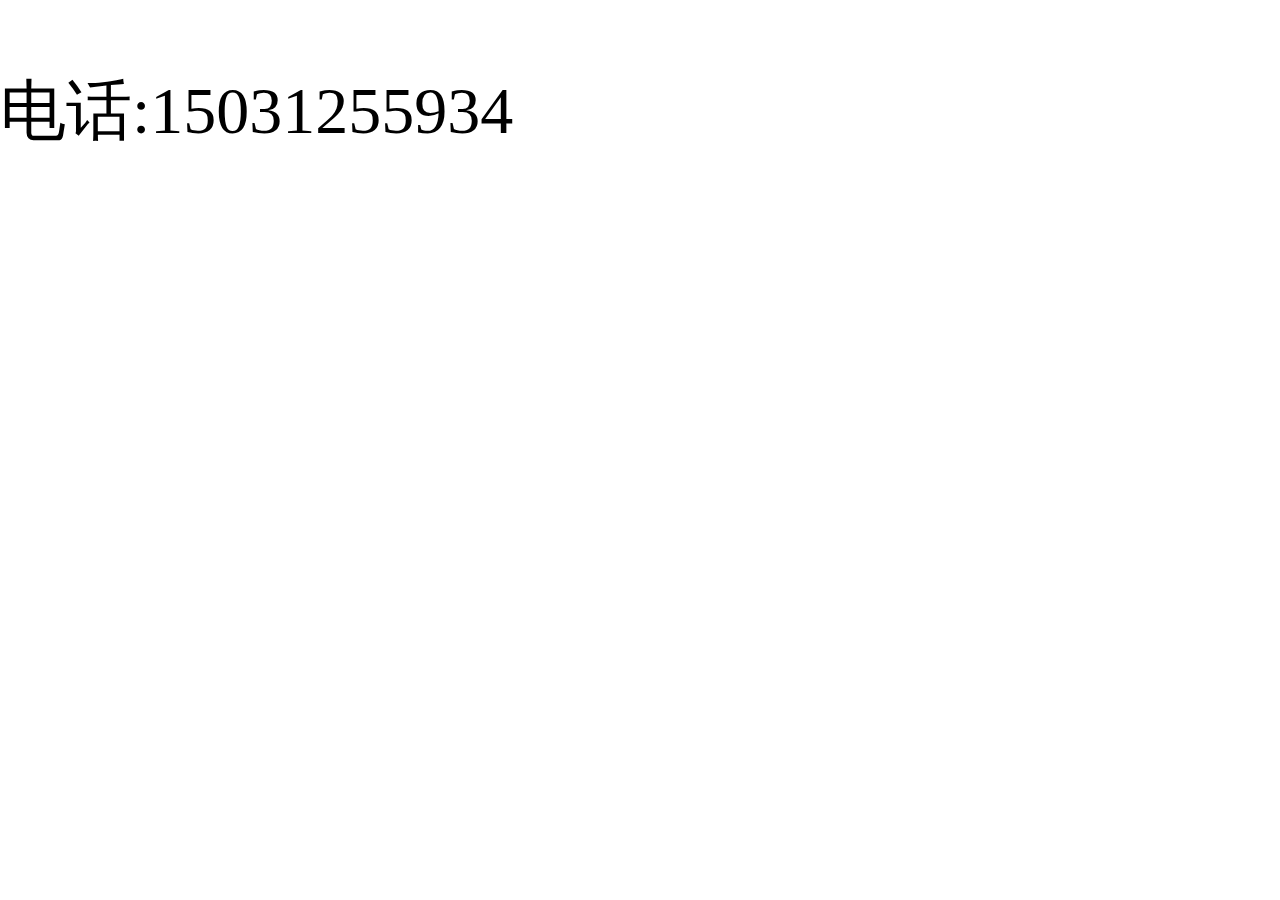
<file: phone/index.html>
<!DOCTYPE html>
<html lang="en">
<head>
	<meta charset="UTF-8">
	<title>Document</title>
	<style>
	body{
		margin:0 auto;
		padding:0 auto;
	}
	p{
		font-size:66px;
	}
</style>
</head>
<body>
	<p>电话:15031255934</p>
</body>
</html>
</file>
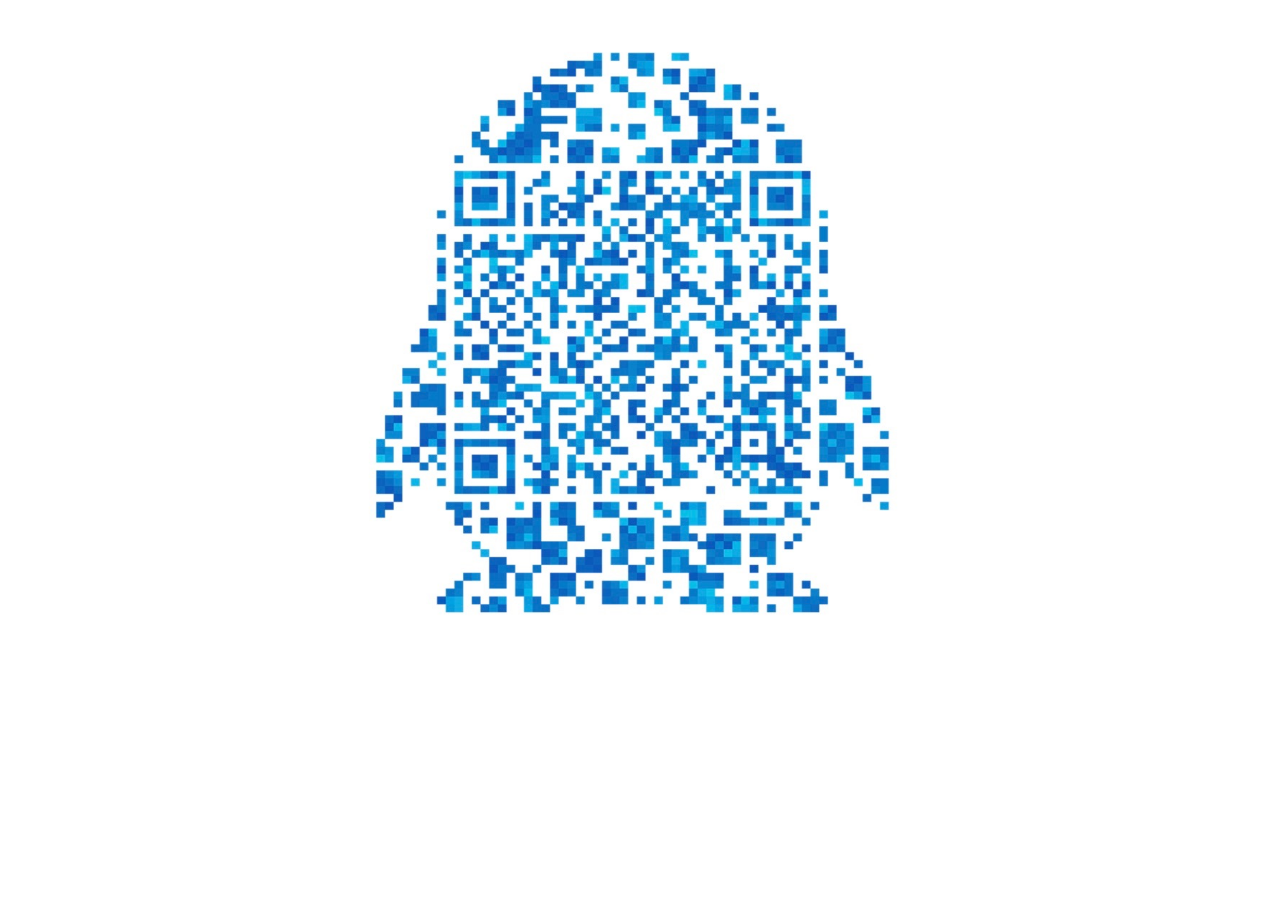
<file: qq/index.html>
<!DOCTYPE html>
<html lang="en">
<head>
	<meta charset="UTF-8">
	<title>Document</title>
	<style>
	body{
		margin:0 auto;
		padding:0 auto;
	}
	img{
		width:666px;
		height:666px;
		margin-left:300px;
	}
</style>
</head>
<body>
	<img src="img/qq.png">
</body>
</html>
</file>
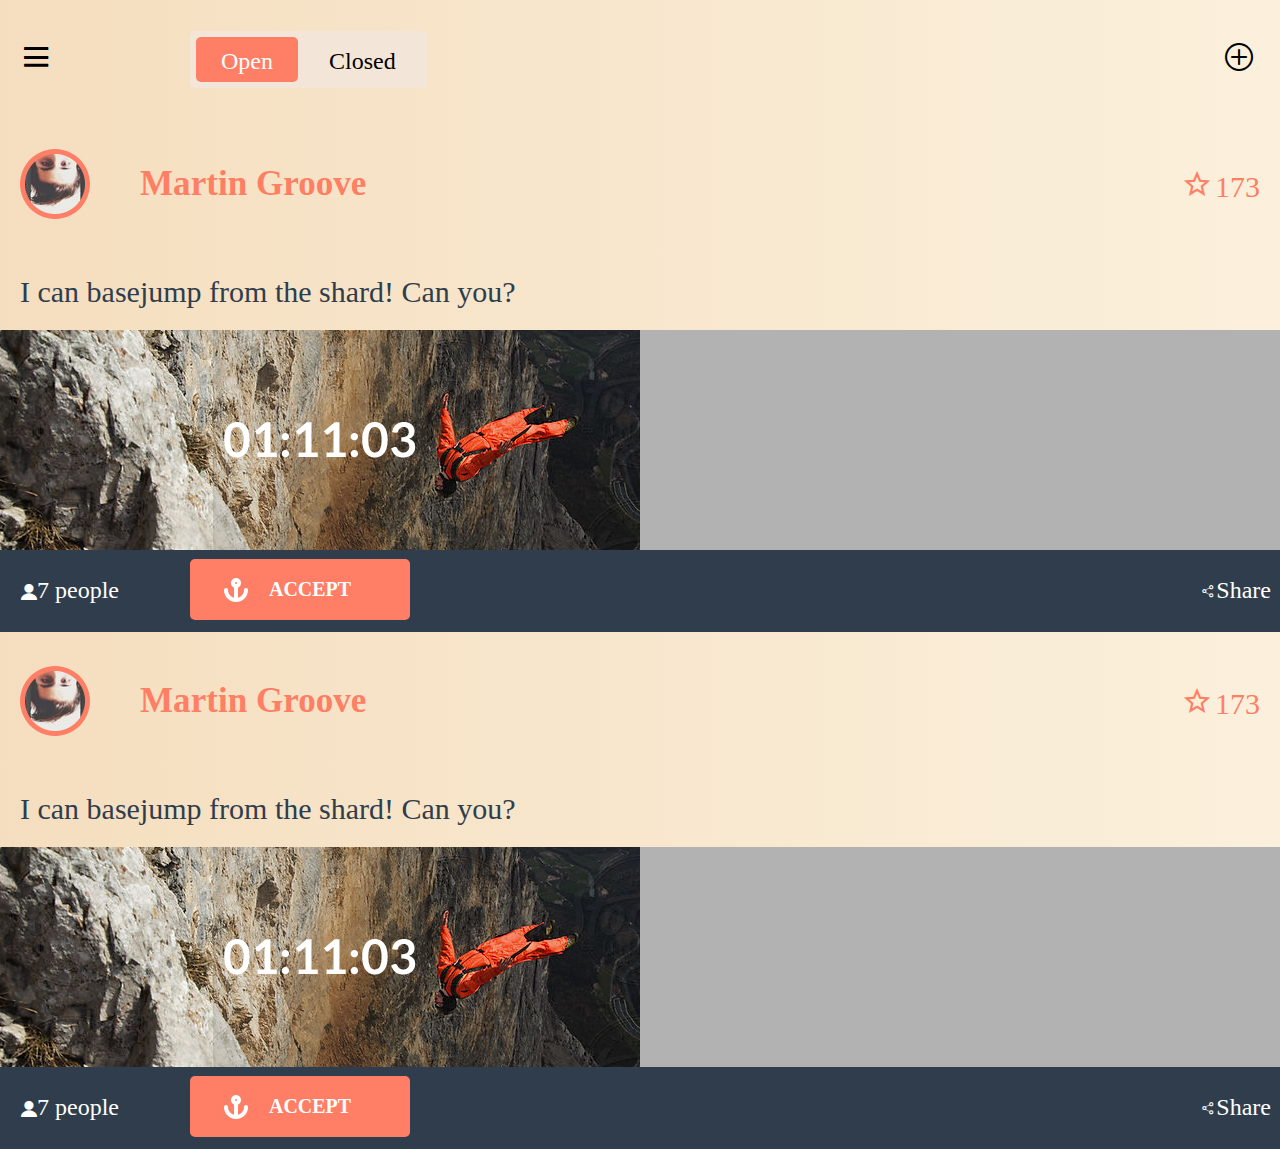
<file: shouji/index.html>
<!DOCTYPE html>
<html lang="en">
<head>
	<meta charset="UTF-8">
	<title>Document</title>
		<meta id="viewport" name="viewport" content="width=device-width,minimum-scale=1,maximum-scale=1,user-scalable=0">
    <link rel="stylesheet" href="css/style.css">
	<link rel="stylesheet" type="text/css" href="font/iconfont.css">
	<script>
	   
    window.onload = window.onresize = function(){		 
        var view_width = document.getElementsByTagName('html')[0].getBoundingClientRect().width;
		//找到标签名为html的第一个
        var _html = document.getElementsByTagName('html')[0];
		//如果屏幕宽度大于640 
		//就用 640/16=40
		//小于640的时候 不确定 也是尺寸/40
        view_width>640?_html.style.fontSize = 640 / 16 + 'px':_html.style.fontSize = view_width / 16 + 'px';
		//最大网页尺寸640 
		//最大字体（根字体大小） 40
    }
</script>
</head>
<body>
	<div class="zt">
		<div class="dy">
			<header>
				<div class="hd_tp">
					<div class="iconfont fl" id="dj">&#xe669;</div>
					<div class="oc fl">
						<span class="ope">Open</span>
						<span class="clo">Closed</span>
					</div>
					<div class="iconfont fr">&#xe726;</div>
				</div>
				<div class="hd_bm">
					<div class="hd_bm_tp">
						<h3 class="fl">Martin Groove</h3>
						<span class="fr"><i class="iconfont xx">&#xe6b6;</i>173</span>
					</div>
					<p>I can basejump from the shard! Can you?</p>
				</div>
			</header>
			<div class="banner">
				<img src="img/bnner.png">
			</div>
			<div class="banner_bm">
				<div class="peo fl"><i class="iconfont">&#xe615;</i>7 people</div>
				<h5 class="fl">ACCEPT</h5>
				<div class="sha fr"><i class="iconfont">&#xe607;</i>Share</div>
			</div>
			<header>
				<div class="hd_bm">
					<div class="hd_bm_tp">
						<h3 class="fl">Martin Groove</h3>
						<span class="fr"><i class="iconfont xx">&#xe6b6;</i>173</span>
					</div>
					<p>I can basejump from the shard! Can you?</p>
				</div>
			</header>
			<div class="banner">
				<img src="img/bnner.png">
			</div>
			<div class="banner_bm">
				<div class="peo fl"><i class="iconfont">&#xe615;</i>7 people</div>
				<h5 class="fl">ACCEPT</h5>
				<div class="sha fr"><i class="iconfont">&#xe607;</i>Share</div>
			</div>
		</div>
		<div class="de" id="zx">
			<div class="head">
				<img src="img/de_tu.png">
				<h2>Olia Gozha</h2>
				<p>BetRate: 116<i class="iconfont">&#xe676;</i></p>
			</div>
			<div class="head_bm">
				<i class="iconfont">&#xe726;</i>
				<span>create challenge</span>
			</div>
			<ul>
				<li><i class="iconfont">&#xe667;</i><a href="#">Activity Feed</a></li>
				<li class="shen"><i class="iconfont">&#xe667;</i><a href="#">My Challenges</a></li>
				<li><i class="iconfont">&#xe61e;</i><a href="#">Discussions</a></li>
				<li class="shen"><i class="iconfont">&#xe651;</i><a href="#">My Stats</a></li>
				<li><i class="iconfont">&#xe615;</i><a href="#">My Connections</a></li>
				<li class="shen"><i class="iconfont">&#xe6b6;</i><a href="#">Best Bets</a></li>
			</ul>
		</div>
	</div>
	<script>
		var odj = document.getElementById('dj');
		var ozx = document.getElementById('zx');
		odj.onclick=function(){
			if(ozx.style.display =='block'){
				ozx.style.display ='none';
			}else{
				ozx.style.display ='block';
			}
		}
	</script>
</body>
</html>
</file>
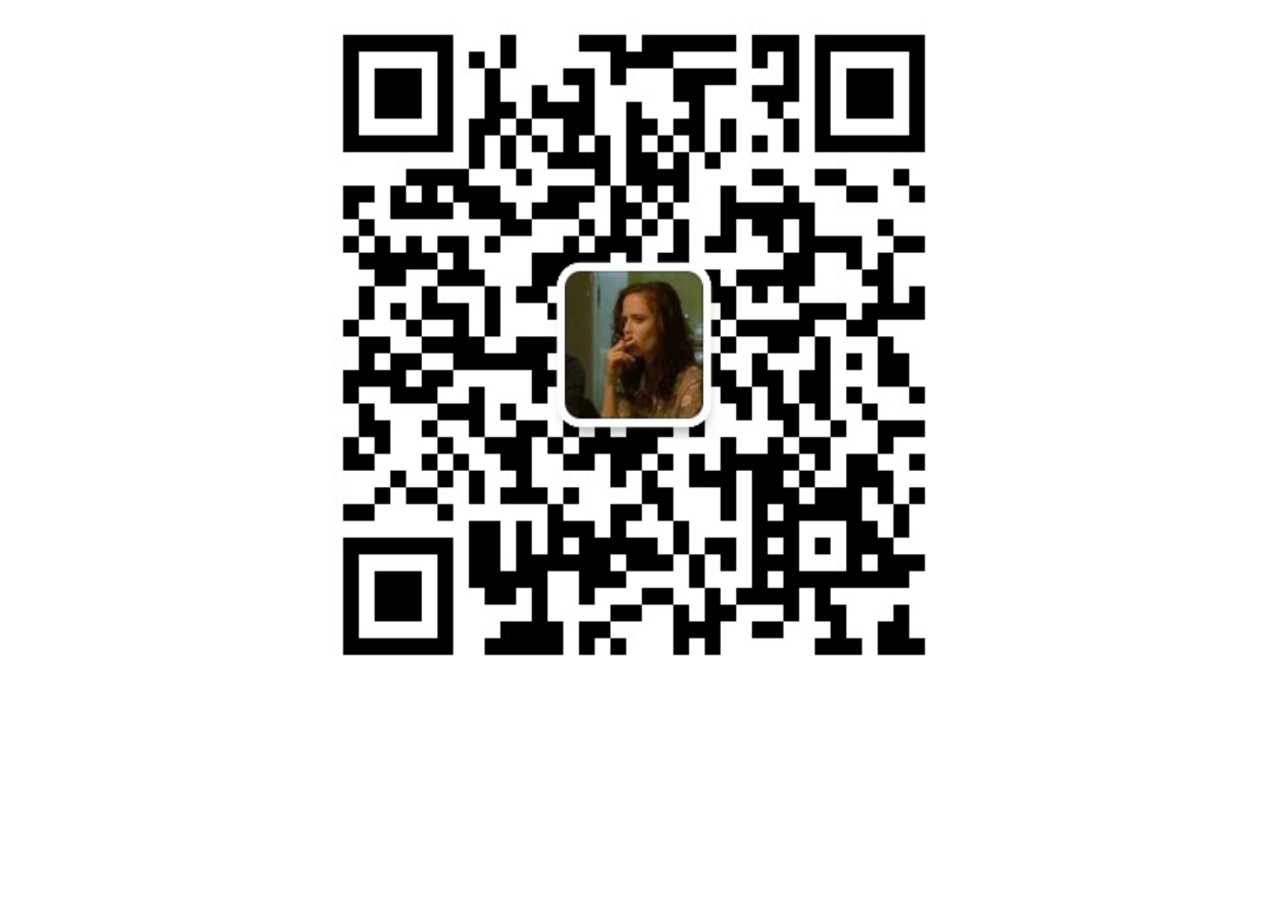
<file: weixin/index.html>
<!DOCTYPE html>
<html lang="en">
<head>
	<meta charset="UTF-8">
	<title>Document</title>
	<style>
	body{
		margin:0 auto;
		padding:0 auto;
	}
	img{
		width:666px;
		height:666px;
		margin-left:300px;
	}
</style>
</head>
<body>
	<img src="img/wx.jpg">
</body>
</html>
</file>
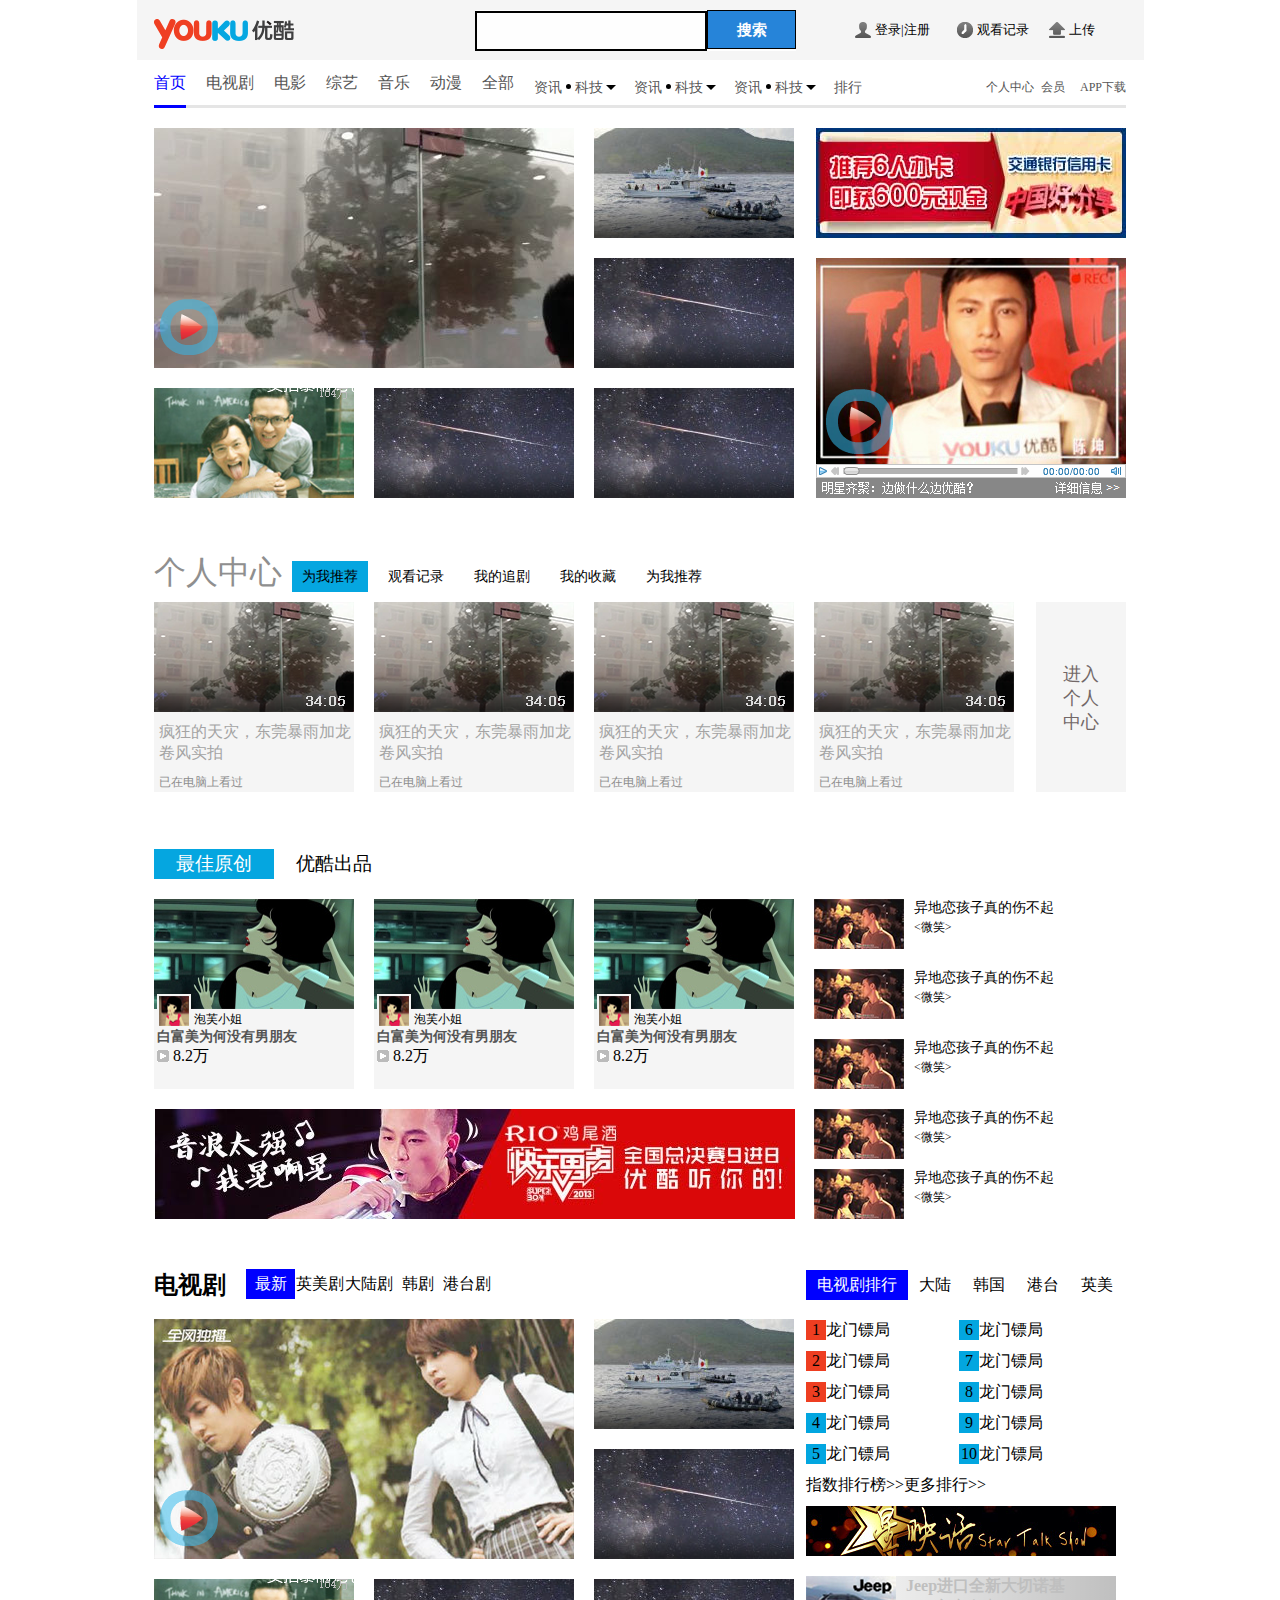
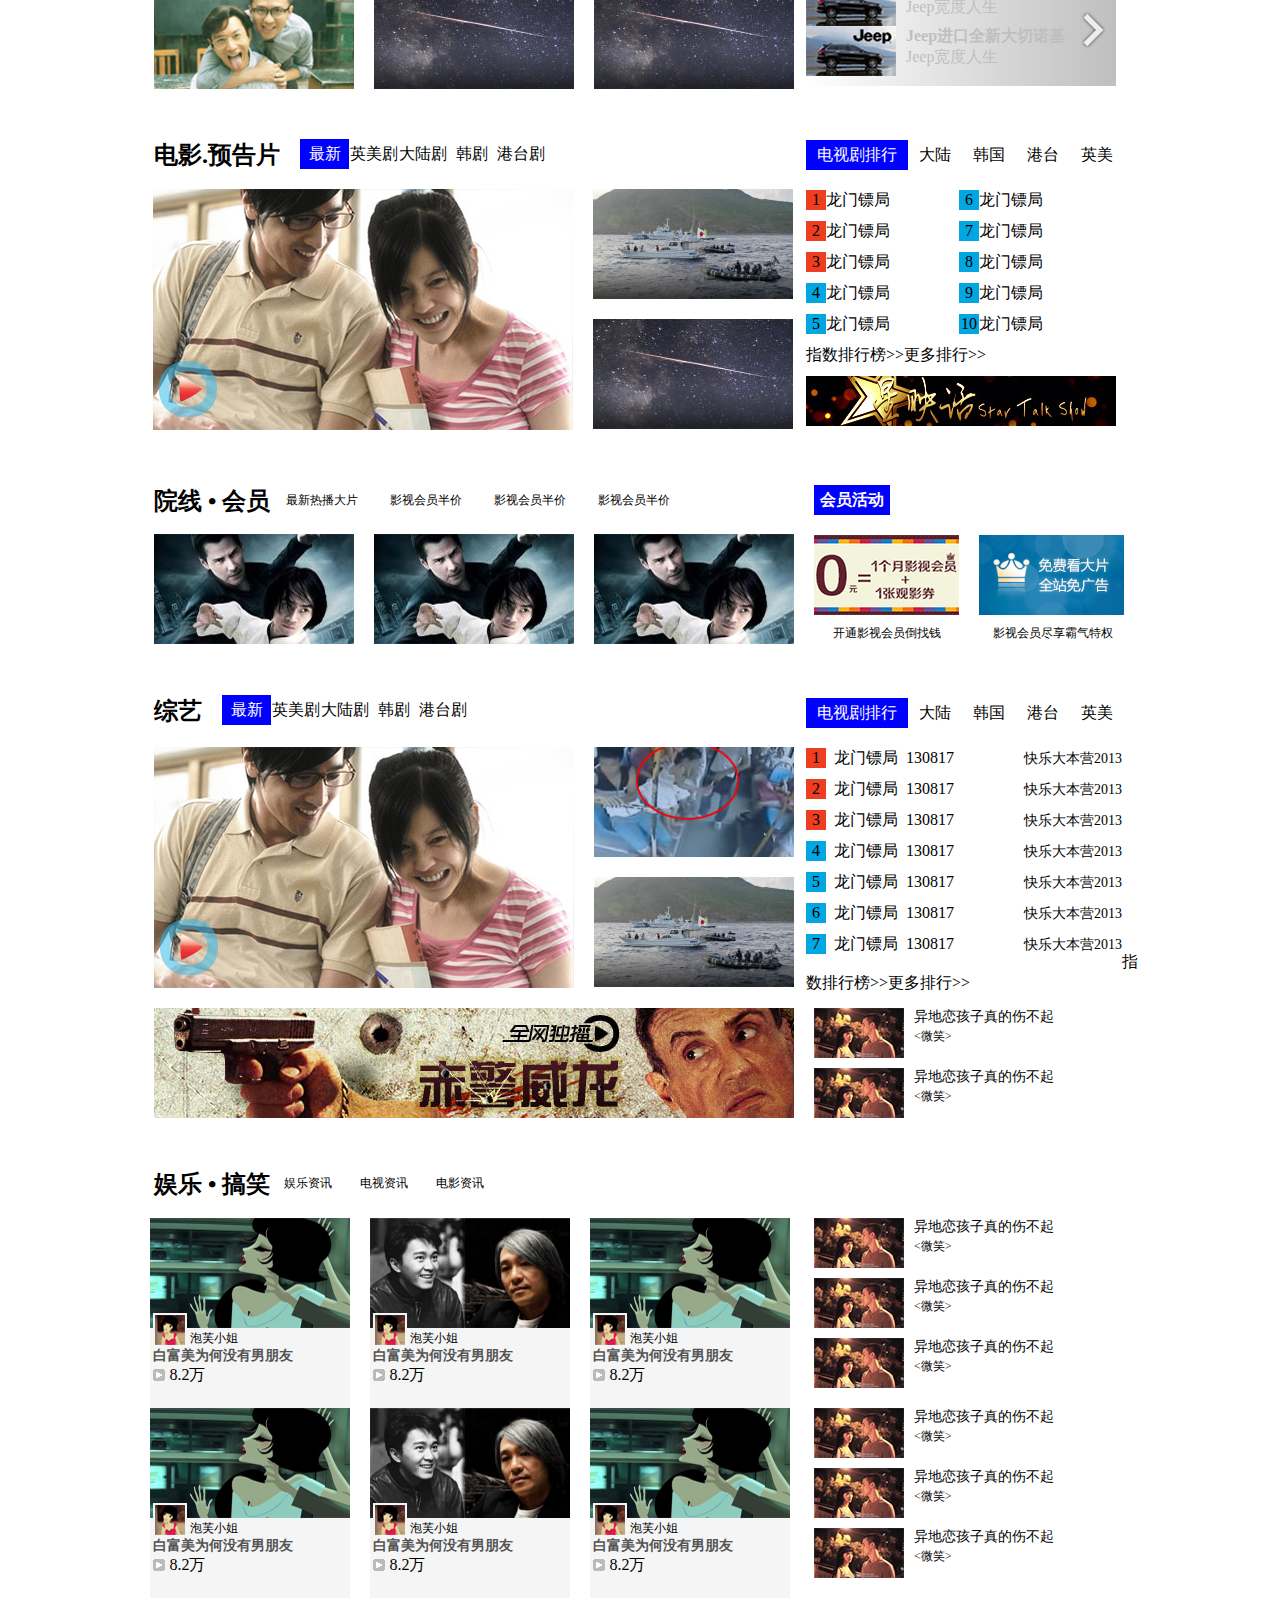
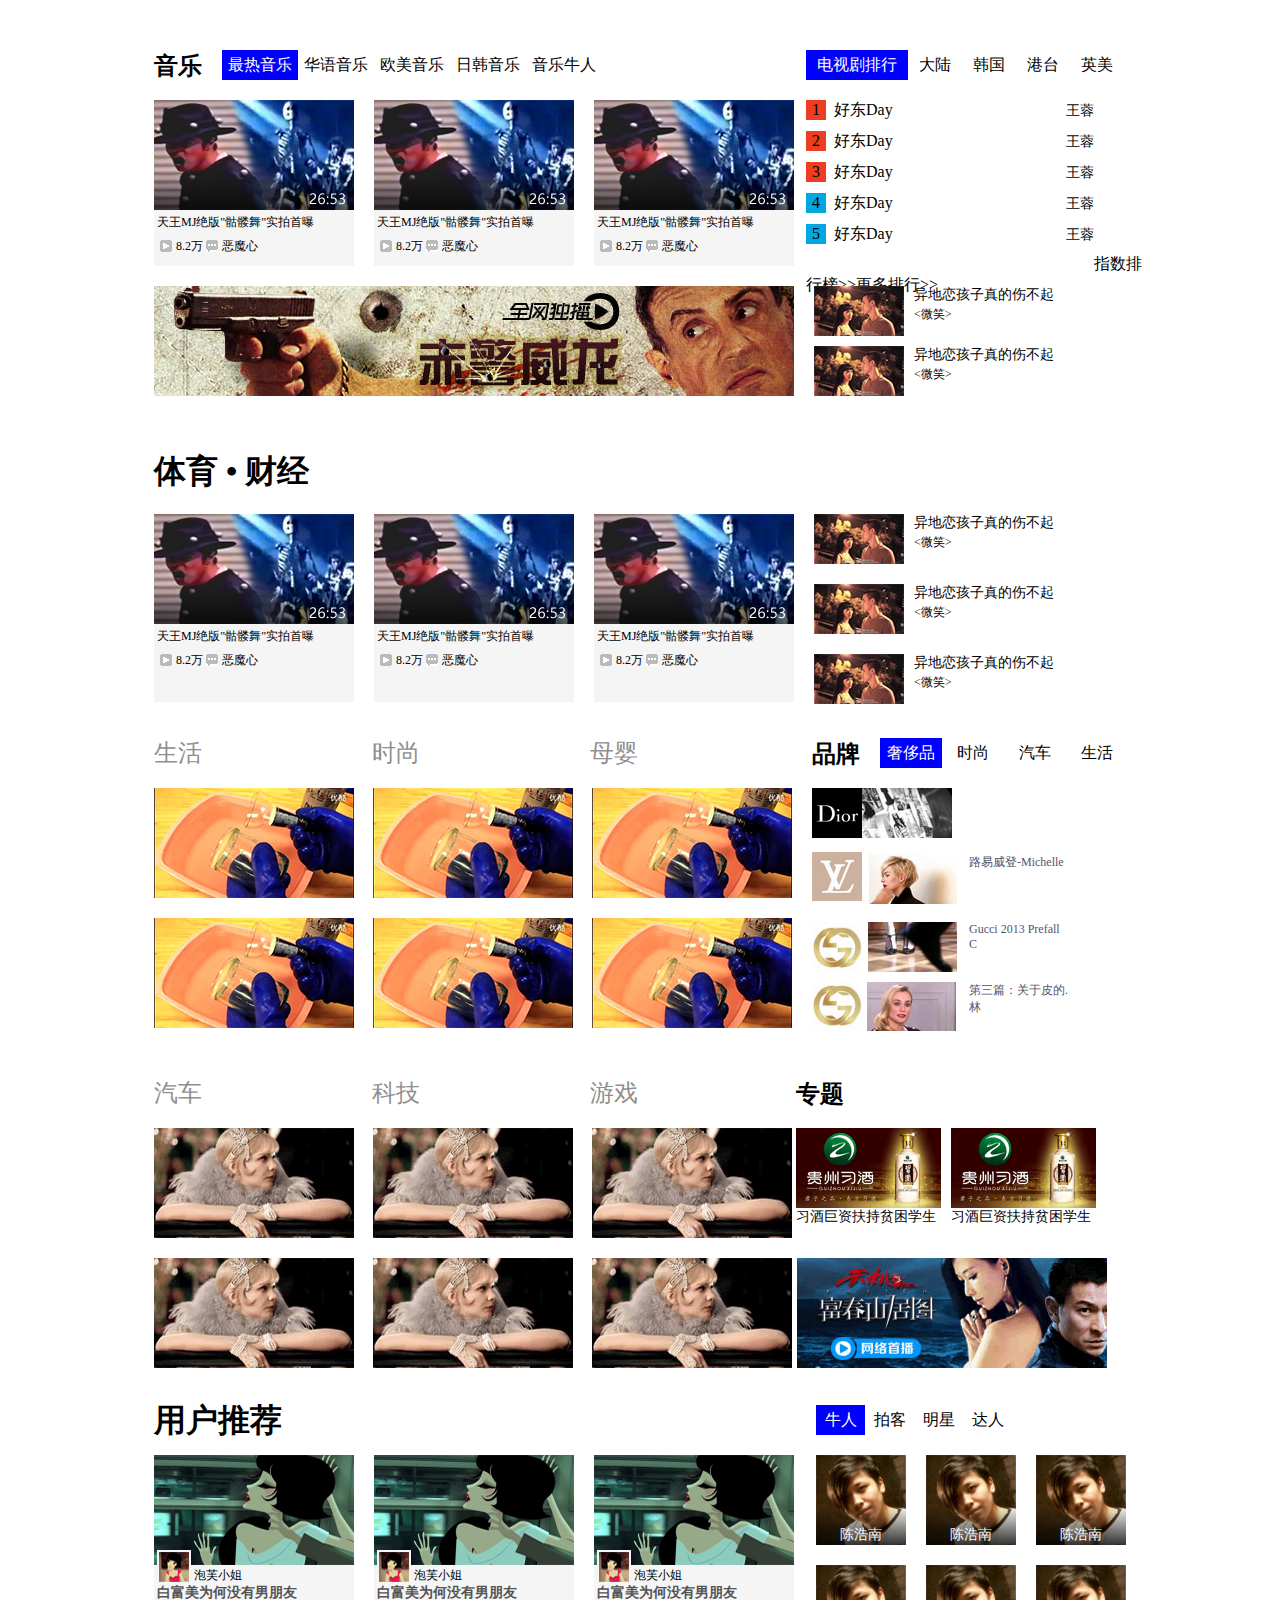
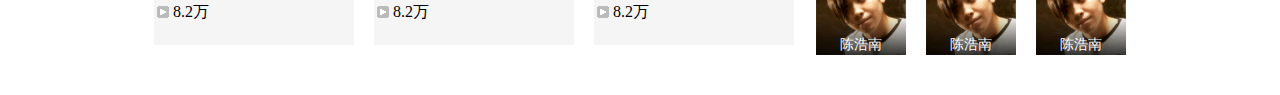
<file: youkuu/index.html>
<!DOCTYPE html>
<html lang="en">
<head>
	<meta charset="UTF-8">
	<title>优酷</title>
	<link rel="stylesheet" type="text/css" href="css/style.css">
	<link rel="stylesheet" type="text/css" href="css/gonggong.css">
</head>
<body>
<div class="box">
	<div class="db">
		<div class="db_ct gWidth">
			<div class="db_ct_lt">
				<img src="images/logo.png">
				<form class="bd">
					<input type="text" class="kuang"><input type="submit" value="搜索" class="ssu">
				</form>
			</div>
			<ul class="fangshi">
				<li class="dl">登录<span>|</span>注册</li>
				<li class="gk">观看记录</li>
				<li class="sc">上传</li>
			</ul>
		</div>
	<div>
	<div class="dh gWidth">
		<ul class="dh_lt">
			<li class="action">首页</li>
			<li>电视剧</li>
			<li>电影</li>
			<li>综艺</li>
			<li>音乐</li>
			<li>动漫</li>
			<li>全部</li>
		</ul>
		<ul class="dh_ct">
			<li>资讯<span class="yuan"></span>科技<span class="sj"></span></li>
			<li>资讯<span class="yuan"></span>科技<span class="sj"></span></li>
			<li>资讯<span class="yuan"></span>科技<span class="sj"></span></li>
			<li>排行</li>
		</ul>
		<ul class="dh_rt">
			<li>个人中心</li>
			<li class="hy">会员</li>
			<li>APP下载</li>
		</ul>
	</div>
	<div class="br gWidth">
		<div class="br_lt">
			<div class="br_lt_tp">
				<div class="one">
					<img src="images/br_t1.png">
					<img src="images/br_bf.png" class="bf">
					<div class="zhedang">
						<p>实拍暴雨龙卷风突袭东莞 疯狂天灾1人遇难<br>
						<span class="fdj">奋斗君99</span><span class="wan">104万</span><span class="sz">1.3562</span></p>
					</div>
				</div>
				<div class="two">
					<div class="tow_o">
						<img src="images/br_t2.png">
						<div class="zhedang1">
							<p>日右翼解禁钓鱼岛现场</p>
						</div>
					</div>
					<div class="tow_t">
						<img src="images/br_t3.png">
						<div class="zhedang2">
							<div class="neirong">
								<p>河南摔婴案公安局长被停职</p>
								<p style="font-size:12px">女婴父母疑被重金封口&nbsp;&nbsp;<span class="wan">104万</span><span class="sz">smgbb新闻</span></p>
								<span class="tow_t_bf">播&nbsp;&nbsp;放</span>
							</div>
						</div>
					</div>
				</div>
			</div>
			<ul class="br_lt_bm">
				<li class="three">
					<img src="images/br_t4.png">
					<div class="zhedang1">
						<p>中国合伙人</p>
					</div>
				</li>
				<li class="three">
					<img src="images/br_t3.png">
					<div class="zhedang1">
						<p>实拍流星爆炸唯美瞬间</p>
					</div>
				</li>
				<li class="three">
					<img src="images/br_t3.png">
					<div class="zhedang1">
						<p>实拍流星爆炸唯美瞬间</p>
					</div>
				</li>
			</ul>
		</div>
		<div class="br_rt">
			<img src="images/br_t5.png">
			<img src="images/br_t6.png" class="tu2">
		</div>
	</div>
	<div class="grzx gWidth">
		<div class="g_tp">
			<h1>个人中心</h1>
			<ul class="g_nav">
				<li class="action">为我推荐</li>
				<li>观看记录</li>
				<li>我的追剧</li>
				<li>我的收藏</li>
				<li>为我推荐</li>
			</ul>
		</div>
		<div class="g_bm clearfix">
			<ul class="g_lt">
				<li>
					<img src="images/grzx.png">
					<div class="bottom">
						<p>疯狂的天灾，东莞暴雨加龙卷风实拍</p>
						<p class="xz">已在电脑上看过</p>
					</div>
				</li>
				<li>
					<img src="images/grzx.png">
					<div class="bottom">
						<p>疯狂的天灾，东莞暴雨加龙卷风实拍</p>
						<p class="xz">已在电脑上看过</p>
					</div>
				</li>
				<li>
					<img src="images/grzx.png">
					<div class="bottom">
						<p>疯狂的天灾，东莞暴雨加龙卷风实拍</p>
						<p class="xz">已在电脑上看过</p>
					</div>
				</li>
				<li>
					<img src="images/grzx.png">
					<div class="bottom">
						<p>疯狂的天灾，东莞暴雨加龙卷风实拍</p>
						<p class="xz">已在电脑上看过</p>
					</div>
				</li>
			</ul>
			<div class="g_rt">
				<span>进入个人中心</span>
			</div>
		</div>
	</div>

		<div class="zjycc gWidth">
			<div class="z_tp">
				<h3 class="action">最佳原创</h3><h3>优酷出品</h3>
			</div>
			<div class="z_bm">
				<div class="z_bm_lt">
					<ul class="tp">
						<li>
							<img src="images/zjyc1.png">
							<div class="neirong">
								<img src="images/zjyc2.png" class="xtu"><span class="pf">泡芙小姐</span>
								<p class="bfm">白富美为何没有男朋友</p>
								<span class="wan">8.2万</span>
							</div>
						</li>
						<li>
							<img src="images/zjyc1.png">
							<div class="neirong">
								<img src="images/zjyc2.png" class="xtu"><span class="pf">泡芙小姐</span>
								<p class="bfm">白富美为何没有男朋友</p>
								<span class="wan">8.2万</span>
							</div>
						</li>
						<li>
							<img src="images/zjyc1.png">
							<div class="neirong">
								<img src="images/zjyc2.png" class="xtu"><span class="pf">泡芙小姐</span>
								<p class="bfm">白富美为何没有男朋友</p>
								<span class="wan">8.2万</span>
							</div>
						</li>
					</ul>
					<img src="images/xbnner.png" class="xbanner">
				</div>
				<ul class="z_bm_rt clearfix">
					<li>
						<p>异地恋孩子真的伤不起</p>
						<span><微笑></span>
					</li>
					<li>
						<p>异地恋孩子真的伤不起</p>
						<span><微笑></span>
					</li>
					<li>
						<p>异地恋孩子真的伤不起</p>
						<span><微笑></span>
					</li>
					<li class="zh">
						<p>异地恋孩子真的伤不起</p>
						<span><微笑></span>
					</li>
					<li>
						<p>异地恋孩子真的伤不起</p>
						<span><微笑></span>
					</li>
				</ul>
			</div>
		</div>
	<div class="dsj gWidth">
		<div class="d_lt">
			<div class="d_lt_tp">
				<h2>电视剧</h2>
				<ul class="d_nav">
					<li class="action">最新</li>
					<li>英美剧</li>
					<li>大陆剧</li>
					<li>韩剧</li>
					<li>港台剧</li>
				</ul>
			</div>
			<div class="d_lt_bm">
				<div class="br_lt_tp">
				<div class="one">
					<img src="images/dsj1.png">
					<img src="images/br_bf.png" class="bf">
					<div class="zhedang">
						<p>实拍暴雨龙卷风突袭东莞 疯狂天灾1人遇难<br>
						<span class="fdj">奋斗君99</span><span class="wan">104万</span><span class="sz">1.3562</span></p>
					</div>
				</div>
				<div class="two">
					<div class="tow_o">
						<img src="images/br_t2.png">
						<div class="zhedang1">
							<p>日右翼解禁钓鱼岛现场</p>
						</div>
					</div>
					<div class="tow_t">
						<img src="images/br_t3.png">
						<div class="zhedang2">
							<div class="neirong">
								<p>河南摔婴案公安局长被停职</p>
								<p style="font-size:12px">女婴父母疑被重金封口&nbsp;&nbsp;<span class="wan">104万</span><span class="sz">smgbb新闻</span></p>
								<span class="tow_t_bf">播&nbsp;&nbsp;放</span>
							</div>
						</div>
					</div>
				</div>
			</div>
			<ul class="br_lt_bm">
				<li class="three">
					<img src="images/br_t4.png">
					<div class="zhedang1">
						<p>中国合伙人</p>
					</div>
				</li>
				<li class="three">
					<img src="images/br_t3.png">
					<div class="zhedang1">
						<p>实拍流星爆炸唯美瞬间</p>
					</div>
				</li>
				<li class="three">
					<img src="images/br_t3.png">
					<div class="zhedang1">
						<p>实拍流星爆炸唯美瞬间</p>
					</div>
				</li>
			</ul>
		</div>
			</div>

		<div class="d_rt">
			<ul class="d_rt_tp">
				<li class="action">电视剧排行</li>
				<li>大陆</li>
				<li>韩国</li>
				<li>港台</li>
				<li>英美</li>
			</ul>
			<div class="d_rt_bm">
				<div class="d_rt_bm_z">
					<ul class="lmbj">
						<li class="hong"><span>1</span>龙门镖局</li>
						<li class="hong"><span>2</span>龙门镖局</li>
						<li class="hong"><span>3</span>龙门镖局</li>
						<li class=""><span>4</span>龙门镖局</li>
						<li class=""><span>5</span>龙门镖局</li>
					</ul>
					<ul class="lmbj">
						<li class=""><span>6</span>龙门镖局</li>
						<li class=""><span>7</span>龙门镖局</li>
						<li class=""><span>8</span>龙门镖局</li>
						<li class=""><span>9</span>龙门镖局</li>
						<li class=""><span>10</span>龙门镖局</li>
					</ul>
				</div>
				<div class="gd">
					<a href="#">指数排行榜&gt;&gt;</a><a href="#">更多排行&gt;&gt;</a>
				</div>
				<img src="images/dsj2.png">
				<div class="d_rt_bm_x">
					<div class="jeep">
						<p class="jc">Jeep进口全新大切诺基</p>
						<p>Jeep宽度人生</p>
					</div>
					<div class="jeep">
						<p class="jc">Jeep进口全新大切诺基</p>
						<p>Jeep宽度人生</p>
					</div>
					<img src="images/dsj4.png" class="xyh">
				</div>
			</div>
	</div>
	</div>
	<div class="dyygp gWidth">
		<div class="d_lt">
			<div class="d_lt_tp">
				<h2>电影.预告片</h2>
				<ul class="d_nav">
					<li class="action">最新</li>
					<li>英美剧</li>
					<li>大陆剧</li>
					<li>韩剧</li>
					<li>港台剧</li>
				</ul>
			</div>
			<div class="d_lt_bm">
				<div class="br_lt_tp">
				<div class="one">
					<img src="images/dyygp.png">
					<img src="images/br_bf.png" class="bf">
					<div class="zhedang">
						<p>实拍暴雨龙卷风突袭东莞 疯狂天灾1人遇难<br>
						<span class="fdj">奋斗君99</span><span class="wan">104万</span><span class="sz">1.3562</span></p>
					</div>
				</div>
				<div class="two">
					<div class="tow_o">
						<img src="images/br_t2.png">
						<div class="zhedang1">
							<p>日右翼解禁钓鱼岛现场</p>
						</div>
					</div>
					<div class="tow_t">
						<img src="images/br_t3.png">
						<div class="zhedang2">
							<div class="neirong">
								<p>河南摔婴案公安局长被停职</p>
								<p style="font-size:12px">女婴父母疑被重金封口&nbsp;&nbsp;<span class="wan">104万</span><span class="sz">smgbb新闻</span></p>
								<span class="tow_t_bf">播&nbsp;&nbsp;放</span>
							</div>
						</div>
					</div>
				</div>
			</div>
		</div>
	</div>
			<div class="d_rt">
			<ul class="d_rt_tp">
				<li class="action">电视剧排行</li>
				<li>大陆</li>
				<li>韩国</li>
				<li>港台</li>
				<li>英美</li>
			</ul>
			<div class="d_rt_bm">
				<div class="d_rt_bm_z">
					<ul class="lmbj">
						<li class="hong"><span>1</span>龙门镖局</li>
						<li class="hong"><span>2</span>龙门镖局</li>
						<li class="hong"><span>3</span>龙门镖局</li>
						<li class=""><span>4</span>龙门镖局</li>
						<li class=""><span>5</span>龙门镖局</li>
					</ul>
					<ul class="lmbj">
						<li class=""><span>6</span>龙门镖局</li>
						<li class=""><span>7</span>龙门镖局</li>
						<li class=""><span>8</span>龙门镖局</li>
						<li class=""><span>9</span>龙门镖局</li>
						<li class=""><span>10</span>龙门镖局</li>
					</ul>
				</div>
				<div class="gd">
					<a href="#">指数排行榜&gt;&gt;</a><a href="#">更多排行&gt;&gt;</a>
				</div>
				<img src="images/dsj2.png">	
		</div>
	</div>
	</div>
	<div class="yxhy gWidth clearfix">
		<div class="y_lt">
			<ul class="y_lt_tp">
				<li><h2>院线 • 会员</h2></li>
				<li class="xnav">最新热播大片</li>
				<li class="xnav">影视会员半价</li>
				<li class="xnav">影视会员半价</li>
				<li class="xnav">影视会员半价</li>
			</ul>
			<ul class="y_lt_bm">
				<li class="tupian">
					<img src="images/yxhy1.png">
					<div class="zhedang">
						<img src="images/yxhy2.png" class="yxyh2">
						<div class="neirong">
							<h6>太极侠</h6>
							<p>基努·里维斯阴险冷酷出狠</p>
							<img src="images/yxhy5.png" class="yxhy5">
						</div>
					</div>
				</li>
				<li class="tupian">
					<img src="images/yxhy1.png">
					<div class="zhedang">
						<img src="images/yxhy2.png" class="yxyh2">
						<div class="neirong">
							<h6>太极侠</h6>
							<p>基努·里维斯阴险冷酷出狠</p>
							<img src="images/yxhy5.png" class="yxhy5">
						</div>
					</div>
				</li>
				<li class="tupian">
					<img src="images/yxhy1.png">
					<div class="zhedang">
						<img src="images/yxhy2.png" class="yxyh2">
						<div class="neirong">
							<h6>太极侠</h6>
							<p>基努·里维斯阴险冷酷出狠</p>
							<img src="images/yxhy5.png" class="yxhy5">
						</div>
					</div>
				</li>
			</ul>
		</div>
		<div class="y_rt">
			<div class="y_rt_tp">
				<h4>会员活动</h4>
			</div>
			<ul class="y_rt_bm">
				<li class="yxhy3">
					<img src="images/yxhy3.png">
					<p>开通影视会员倒找钱</p>
				</li>
				<li class="yxhy4">
					<img src="images/yxhy4.png">
					<p>影视会员尽享霸气特权</p>
				</li>
			</ul>
		</div>
	</div>
	<div class="zy gWidth ">
		<div class="d_lt">
			<div class="d_lt_tp">
				<h2>综艺</h2>
				<ul class="d_nav">
					<li class="action">最新</li>
					<li>英美剧</li>
					<li>大陆剧</li>
					<li>韩剧</li>
					<li>港台剧</li>
				</ul>
			</div>
			<div class="d_lt_bm">
				<div class="br_lt_tp">
				<div class="one">
					<img src="images/dyygp.png">
					<img src="images/br_bf.png" class="bf">
					<div class="zhedang">
						<p>实拍暴雨龙卷风突袭东莞 疯狂天灾1人遇难<br>
						<span class="fdj">奋斗君99</span><span class="wan">104万</span><span class="sz">1.3562</span></p>
					</div>
				</div>
				<div class="two">
					<div class="tow_o">
						<img src="images/zy1.png">
						<div class="zhedang1">
							<p>日右翼解禁钓鱼岛现场</p>
						</div>
					</div>
					<div class="tow_t">
						<img src="images/zy2.png">
						<div class="zhedang2">
							<div class="neirong">
								<p>河南摔婴案公安局长被停职</p>
								<p style="font-size:12px">女婴父母疑被重金封口&nbsp;&nbsp;<span class="wan">104万</span><span class="sz">smgbb新闻</span></p>
								<span class="tow_t_bf">播&nbsp;&nbsp;放</span>
							</div>
						</div>
					</div>
				</div>
			</div>
		</div>
	</div>
	<div class="d_rt">
			<ul class="d_rt_tp">
				<li class="action">电视剧排行</li>
				<li>大陆</li>
				<li>韩国</li>
				<li>港台</li>
				<li>英美</li>
			</ul>
			<div class="d_rt_bm">
				<div class="d_rt_bm_z">
					<ul class="lmbj">
						<li class="hong"><span>1</span>&nbsp;&nbsp;龙门镖局&nbsp;&nbsp;130817<em>快乐大本营2013</em></li>
						<li class="hong"><span>2</span>&nbsp;&nbsp;龙门镖局&nbsp;&nbsp;130817<em>快乐大本营2013</em></li>
						<li class="hong"><span>3</span>&nbsp;&nbsp;龙门镖局&nbsp;&nbsp;130817<em>快乐大本营2013</em></li>
						<li class=""><span>4</span>&nbsp;&nbsp;龙门镖局&nbsp;&nbsp;130817<em>快乐大本营2013</em></li>
						<li class=""><span>5</span>&nbsp;&nbsp;龙门镖局&nbsp;&nbsp;130817<em>快乐大本营2013</em></li>
						<li class=""><span>6</span>&nbsp;&nbsp;龙门镖局&nbsp;&nbsp;130817<em>快乐大本营2013</em></li>
						<li class=""><span>7</span>&nbsp;&nbsp;龙门镖局&nbsp;&nbsp;130817<em>快乐大本营2013</em></li>
					</ul>
				</div>
				<div class="gd">
					<a href="#">指数排行榜&gt;&gt;</a><a href="#">更多排行&gt;&gt;</a>
				</div>
		</div>
	</div>
		<div class="zy_bm">
				<img src="images/cjwl.png" class="cjwl">
			<ul class="z_bm_rt">
				<li>
					<p>异地恋孩子真的伤不起</p>
					<span><微笑></span>
				</li>
				<li class="zh">
					<p>异地恋孩子真的伤不起</p>
					<span><微笑></span>
				</li>
			</ul>
		</div>
	</div>
	<div class="ylgx gWidth">
		<ul class="yl_tp">
				<li><h2>娱乐 • 搞笑</h2></li>
				<li class="xnav">娱乐资讯</li>
				<li class="xnav">电视资讯</li>
				<li class="xnav">电影资讯</li>
		</ul>
		<div class="yl_bm">
			<div class="yl_bm_lt">
				<ul class="tp">
						<li>
							<img src="images/zjyc1.png">
							<div class="neirong">
								<img src="images/zjyc2.png" class="xtu"><span class="pf">泡芙小姐</span>
								<p class="bfm">白富美为何没有男朋友</p>
								<span class="wan">8.2万</span>
							</div>
						</li>
						<li>
							<img src="images/ylgx.png">
							<div class="neirong">
								<img src="images/zjyc2.png" class="xtu"><span class="pf">泡芙小姐</span>
								<p class="bfm">白富美为何没有男朋友</p>
								<span class="wan">8.2万</span>
							</div>
						</li>
						<li>
							<img src="images/zjyc1.png">
							<div class="neirong">
								<img src="images/zjyc2.png" class="xtu"><span class="pf">泡芙小姐</span>
								<p class="bfm">白富美为何没有男朋友</p>
								<span class="wan">8.2万</span>
							</div>
						</li>
						<li>
							<img src="images/zjyc1.png">
							<div class="neirong">
								<img src="images/zjyc2.png" class="xtu"><span class="pf">泡芙小姐</span>
								<p class="bfm">白富美为何没有男朋友</p>
								<span class="wan">8.2万</span>
							</div>
						</li>
						<li>
							<img src="images/ylgx.png">
							<div class="neirong">
								<img src="images/zjyc2.png" class="xtu"><span class="pf">泡芙小姐</span>
								<p class="bfm">白富美为何没有男朋友</p>
								<span class="wan">8.2万</span>
							</div>
						</li>
						<li>
							<img src="images/zjyc1.png">
							<div class="neirong">
								<img src="images/zjyc2.png" class="xtu"><span class="pf">泡芙小姐</span>
								<p class="bfm">白富美为何没有男朋友</p>
								<span class="wan">8.2万</span>
							</div>
						</li>
					</ul>
			</div>
			<ul class="yl_bm_rt clearfix">
					<li>
						<p>异地恋孩子真的伤不起</p>
						<span><微笑></span>
					</li>
					<li>
						<p>异地恋孩子真的伤不起</p>
						<span><微笑></span>
					</li>
					<li class="zh">
						<p>异地恋孩子真的伤不起</p>
						<span><微笑></span>
					</li>
					<li>
						<p>异地恋孩子真的伤不起</p>
						<span><微笑></span>
					</li>
					<li>
						<p>异地恋孩子真的伤不起</p>
						<span><微笑></span>
					</li>
					<li>
						<p>异地恋孩子真的伤不起</p>
						<span><微笑></span>
					</li>
				</ul>
		</div>
	</div>
	<div class="yy gWidth">
		<div class="yy_lt">
			<div class="yy_lt_tp">
				<h2>音乐</h2>
				<ul class="d_nav">
					<li class="action">最热音乐</li>
					<li>华语音乐</li>
					<li>欧美音乐</li>
					<li>日韩音乐</li>
					<li>音乐牛人</li>
				</ul>
			</div>
			<ul class="yy_lt_bm">
				<li>
					<img src="images/yy1.png">
					<div class="neirong">
						<p>天王MJ绝版"骷髅舞"实拍首曝</p>
						<span class="wan">8.2万</span><span class="wann">恶魔心</span>
					</div>
				</li>
				<li class="de">
					<img src="images/yy1.png">
					<div class="neirong">
						<p>天王MJ绝版"骷髅舞"实拍首曝</p>
						<span class="wan">8.2万</span><span class="wann">恶魔心</span>
					</div>
				</li>
				<li>
					<img src="images/yy1.png">
					<div class="neirong">
						<p>天王MJ绝版"骷髅舞"实拍首曝</p>
						<span class="wan">8.2万</span><span class="wann">恶魔心</span>
					</div>
				</li>
			</ul>
		</div>
		<div class="yy_rt">
			<ul class="d_rt_tp">
				<li class="action">电视剧排行</li>
				<li>大陆</li>
				<li>韩国</li>
				<li>港台</li>
				<li>英美</li>
			</ul>
			<div class="d_rt_bm">
				<div class="d_rt_bm_z">
					<ul class="lmbj">
						<li class="hong"><span>1</span>&nbsp;&nbsp;好东Day&nbsp;&nbsp;<em>王蓉</em></li>
						<li class="hong"><span>2</span>&nbsp;&nbsp;好东Day&nbsp;&nbsp;<em>王蓉</em></li>
						<li class="hong"><span>3</span>&nbsp;&nbsp;好东Day&nbsp;&nbsp;<em>王蓉</em></li>
						<li class=""><span>4</span>&nbsp;&nbsp;好东Day&nbsp;&nbsp;<em>王蓉</em></li>
						<li class=""><span>5</span>&nbsp;&nbsp;好东Day&nbsp;&nbsp;<em>王蓉</em></li>
					</ul>
				</div>
				<div class="gd">
					<a href="#">指数排行榜&gt;&gt;</a><a href="#">更多排行&gt;&gt;</a>
				</div>
			</div>
		</div>
		<div class="zy_bm">
				<img src="images/cjwl.png" class="cjwl">
			<ul class="z_bm_rt">
				<li>
					<p>异地恋孩子真的伤不起</p>
					<span><微笑></span>
				</li>
				<li class="zh">
					<p>异地恋孩子真的伤不起</p>
					<span><微笑></span>
				</li>
			</ul>
		</div>
	</div>
	<div class="tycj gWidth">
		<h1>体育 • 财经</h1>
			<ul class="yy_lt_bm">
				<li>
					<img src="images/yy1.png">
					<div class="neirong">
						<p>天王MJ绝版"骷髅舞"实拍首曝</p>
						<span class="wan">8.2万</span><span class="wann">恶魔心</span>
					</div>
				</li>
				<li class="de">
					<img src="images/yy1.png">
					<div class="neirong">
						<p>天王MJ绝版"骷髅舞"实拍首曝</p>
						<span class="wan">8.2万</span><span class="wann">恶魔心</span>
					</div>
				</li>
				<li>
					<img src="images/yy1.png">
					<div class="neirong">
						<p>天王MJ绝版"骷髅舞"实拍首曝</p>
						<span class="wan">8.2万</span><span class="wann">恶魔心</span>
					</div>
				</li>
			</ul>
		<ul class="z_bm_rt">
				<li>
					<p>异地恋孩子真的伤不起</p>
					<span><微笑></span>
				</li>
				<li>
					<p>异地恋孩子真的伤不起</p>
					<span><微笑></span>
				</li>
				<li class="zh">
					<p>异地恋孩子真的伤不起</p>
					<span><微笑></span>
				</li>
			</ul>
	</div>
	<div class="sh gWidth clearfix">
		<div class="sh_lt">
			<ul class="bt">
				<li>生活</li>
				<li class="ss">时尚</li>
				<li>母婴</li>
			</ul>
			<ul class="sh_lt_bm">
				<li>
					<img src="images/sh1.png">
					<div class="zhedang">
						<p>信不信？用绳子截断玻璃瓶</p>
						<span class="wan">1.2万</span><span class="wann">19</span>
					</div>
				</li>
				<li>
					<img src="images/sh1.png">
					<div class="zhedang">
						<p>信不信？用绳子截断玻璃瓶</p>
						<span class="wan">1.2万</span><span class="wann">19</span>
					</div>
				</li>
				<li>
					<img src="images/sh1.png">
					<div class="zhedang">
						<p>信不信？用绳子截断玻璃瓶</p>
						<span class="wan">1.2万</span><span class="wann">19</span>
					</div>
				</li>
				<li>
					<img src="images/sh1.png">
					<div class="zhedang">
						<p>信不信？用绳子截断玻璃瓶</p>
						<span class="wan">1.2万</span><span class="wann">19</span>
					</div>
				</li>
				<li>
					<img src="images/sh1.png">
					<div class="zhedang">
						<p>信不信？用绳子截断玻璃瓶</p>
						<span class="wan">1.2万</span><span class="wann">19</span>
					</div>
				</li>
				<li>
					<img src="images/sh1.png">
					<div class="zhedang">
						<p>信不信？用绳子截断玻璃瓶</p>
						<span class="wan">1.2万</span><span class="wann">19</span>
					</div>
				</li>
			</ul>
		</div>
		<div class="sh_rt">
			<div class="sh_rt_tp">
				<h2>品牌</h2>
				<ul class="d_nav">
					<li class="action">奢侈品</li>
					<li>时尚</li>
					<li>汽车</li>
					<li>生活</li>
				</ul>
			</div>
			<ul class="sh_rt_bm">
				<li class="dir"><span class="pp1"></span><img src="images/ssp1.png"><a href="#"></a></li>
				<li><span class="pp2"><a href="#" class="ssp2">路易威登-Michelle</a></span></li>
				<li class="dir"><span class="pp3"><a href="#" class="ssp3">Gucci 2013 Prefall C</a></span></li>
				<li><span class="pp4"><a href="#" class="ssp4">第三篇：关于皮的.林</a></span></li>
			</ul>
		</div>
	</div>
		<div class="sh gWidth clearfix">
		<div class="sh_lt">
			<ul class="bt">
				<li>汽车</li>
				<li class="ss">科技</li>
				<li>游戏</li>
			</ul>
			<ul class="sh_lt_bm">
				<li>
					<img src="images/kj.pne.gif">
					<div class="zhedang">
						<p>信不信？用绳子截断玻璃瓶</p>
						<span class="wan">1.2万</span><span class="wann">19</span>
					</div>
				</li>
				<li>
					<img src="images/kj.pne.gif">
					<div class="zhedang">
						<p>信不信？用绳子截断玻璃瓶</p>
						<span class="wan">1.2万</span><span class="wann">19</span>
					</div>
				</li>
				<li>
					<img src="images/kj.pne.gif">
					<div class="zhedang">
						<p>信不信？用绳子截断玻璃瓶</p>
						<span class="wan">1.2万</span><span class="wann">19</span>
					</div>
				</li>
				<li>
					<img src="images/kj.pne.gif">
					<div class="zhedang">
						<p>信不信？用绳子截断玻璃瓶</p>
						<span class="wan">1.2万</span><span class="wann">19</span>
					</div>
				</li>
				<li>
					<img src="images/kj.pne.gif">
					<div class="zhedang">
						<p>信不信？用绳子截断玻璃瓶</p>
						<span class="wan">1.2万</span><span class="wann">19</span>
					</div>
				</li>
				<li>
					<img src="images/kj.pne.gif">
					<div class="zhedang">
						<p>信不信？用绳子截断玻璃瓶</p>
						<span class="wan">1.2万</span><span class="wann">19</span>
					</div>
				</li>
			</ul>
		</div>
		<div class="sh_rt1">
			<div class="sh_rt_tp">
				<h2>专题</h2>
			</div>
			<ul class="sh_bottom">
				<li>
					<img src="images/zt1.gif">
					<p>习酒巨资扶持贫困学生</p>
				</li>
				<li class="hb">
					<img src="images/zt1.gif">
					<p>习酒巨资扶持贫困学生</p>
				</li>
			</ul>
			<img src="images/zt2.gif" class="zt2">
		</div>
	</div>
	<div class="yhtj gWidth">
		<div class="yj_lt">
			<div class="yj_lt_tp">
				<h1>用户推荐</h1>
			</div>
			<div class="yj_lt_bm">
				<ul class="tp">
						<li>
							<img src="images/zjyc1.png">
							<div class="neirong">
								<img src="images/zjyc2.png" class="xtu"><span class="pf">泡芙小姐</span>
								<p class="bfm">白富美为何没有男朋友</p>
								<span class="wan">8.2万</span>
							</div>
						</li>
						<li>
							<img src="images/zjyc1.png">
							<div class="neirong">
								<img src="images/zjyc2.png" class="xtu"><span class="pf">泡芙小姐</span>
								<p class="bfm">白富美为何没有男朋友</p>
								<span class="wan">8.2万</span>
							</div>
						</li>
						<li>
							<img src="images/zjyc1.png">
							<div class="neirong">
								<img src="images/zjyc2.png" class="xtu"><span class="pf">泡芙小姐</span>
								<p class="bfm">白富美为何没有男朋友</p>
								<span class="wan">8.2万</span>
							</div>
						</li>
					</ul>
			</div>
		</div>
		<div class="yj_rt">
			<div class="yj_rt_tp">
				<ul class="d_nav">
					<li class="action">牛人</li>
					<li>拍客</li>
					<li>明星</li>
					<li>达人</li>
				</ul>
			</div>
			<ul class="yj_rt_bm">
				<li>
					<img src="images/chn.gif">
					<div class="zhedang3">
						<p>陈浩南</p>
					</div>
				</li>
				<li>
					<img src="images/chn.gif">
					<div class="zhedang3">
						<p>陈浩南</p>
					</div>
				</li>
				<li>
					<img src="images/chn.gif">
					<div class="zhedang3">
						<p>陈浩南</p>
					</div>
				</li>
				<li>
					<img src="images/chn.gif">
					<div class="zhedang3">
						<p>陈浩南</p>
					</div>
				</li>
				<li>
					<img src="images/chn.gif">
					<div class="zhedang3">
						<p>陈浩南</p>
					</div>
				</li>
				<li>
					<img src="images/chn.gif">
					<div class="zhedang3">
						<p>陈浩南</p>
					</div>
				</li>
			</ul>
		</div>
	</div>
<!-- 	<div class="yhtj gWidth">
		<div class="yj_lt">
			<div class="zhongs">
					<div class="yj_lt_tp">
				<h1>视频话题</h1>
			</div>
			<div class="yj_lt_bm">
				<ul class="sh_lt_bm">
					<li>
						<img src="images/spht1.gif">
						<div class="zhedang">
							<p>信不信？用绳子截断玻璃瓶</p>
							<span class="wan">1.2万</span><span class="wann">19</span>
						</div>
					</li>
					<li>
						<img src="images/spht1.gif">
						<div class="zhedang">
							<p>信不信？用绳子截断玻璃瓶</p>
							<span class="wan">1.2万</span><span class="wann">19</span>
						</div>
					</li>
					<li>
						<img src="images/spht1.gif">
						<div class="zhedang">
							<p>信不信？用绳子截断玻璃瓶</p>
							<span class="wan">1.2万</span><span class="wann">19</span>
						</div>
					</li>
				</ul>
			</div>
		`</div>
			<ul class="yj_lt_bmm">
				<li>灵桥一男子送水途中遭雷击身亡瞬间</li>
				<li>罕见 外景记者连线采访时被闪电击中</li>
				<li>实拍暴雨将至女孩害怕雷击跳下空中缆车</li>
				<li>灵桥一男子送水途中遭雷击身亡瞬间</li>
				<li>罕见 外景记者连线采访时被闪电击中</li>
				<li>实拍暴雨将至女孩害怕雷击跳下空中缆车</li>
			</ul>
	</div> -->
		<!-- <div class="yj_rt">
			<div class="yj_rt_tp"></div>
			<div class="yj_rt_bm"></div>
		</div> -->
	</div>
</div>
</body>
</html>
</file>
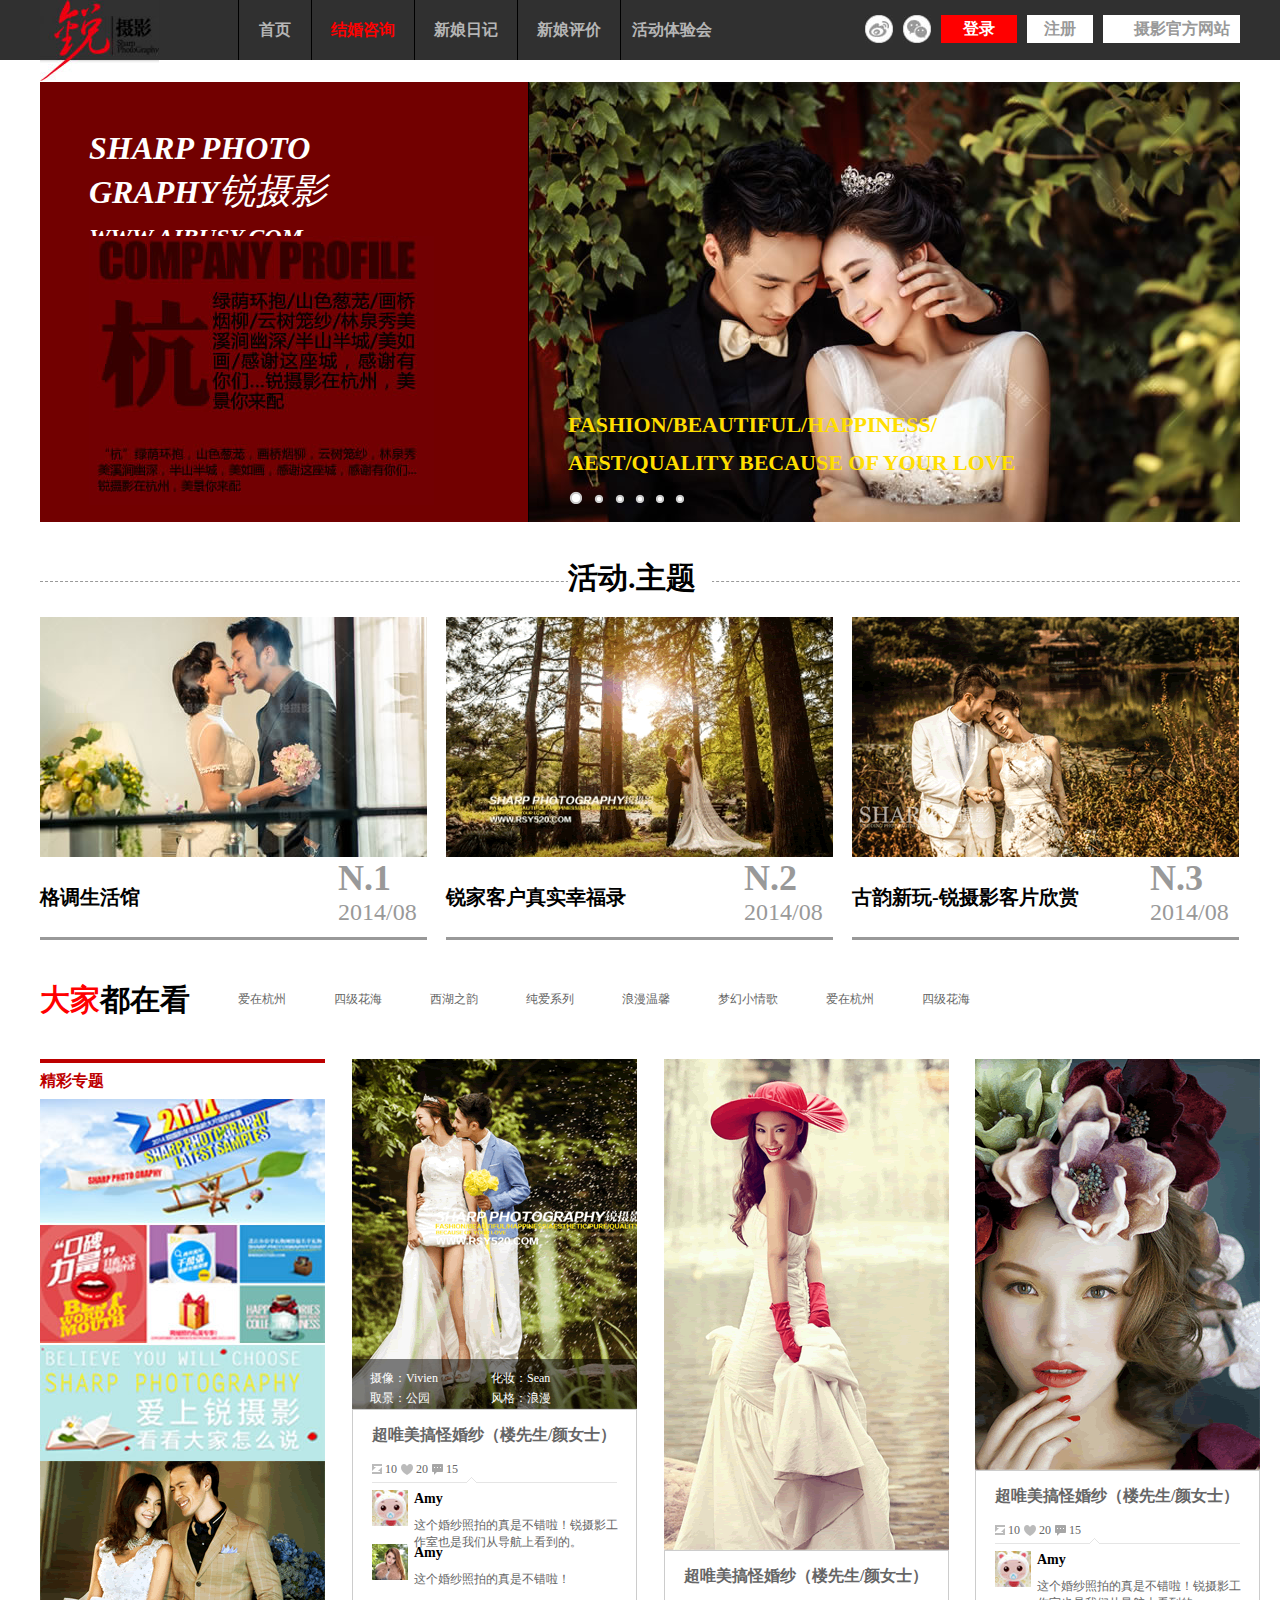
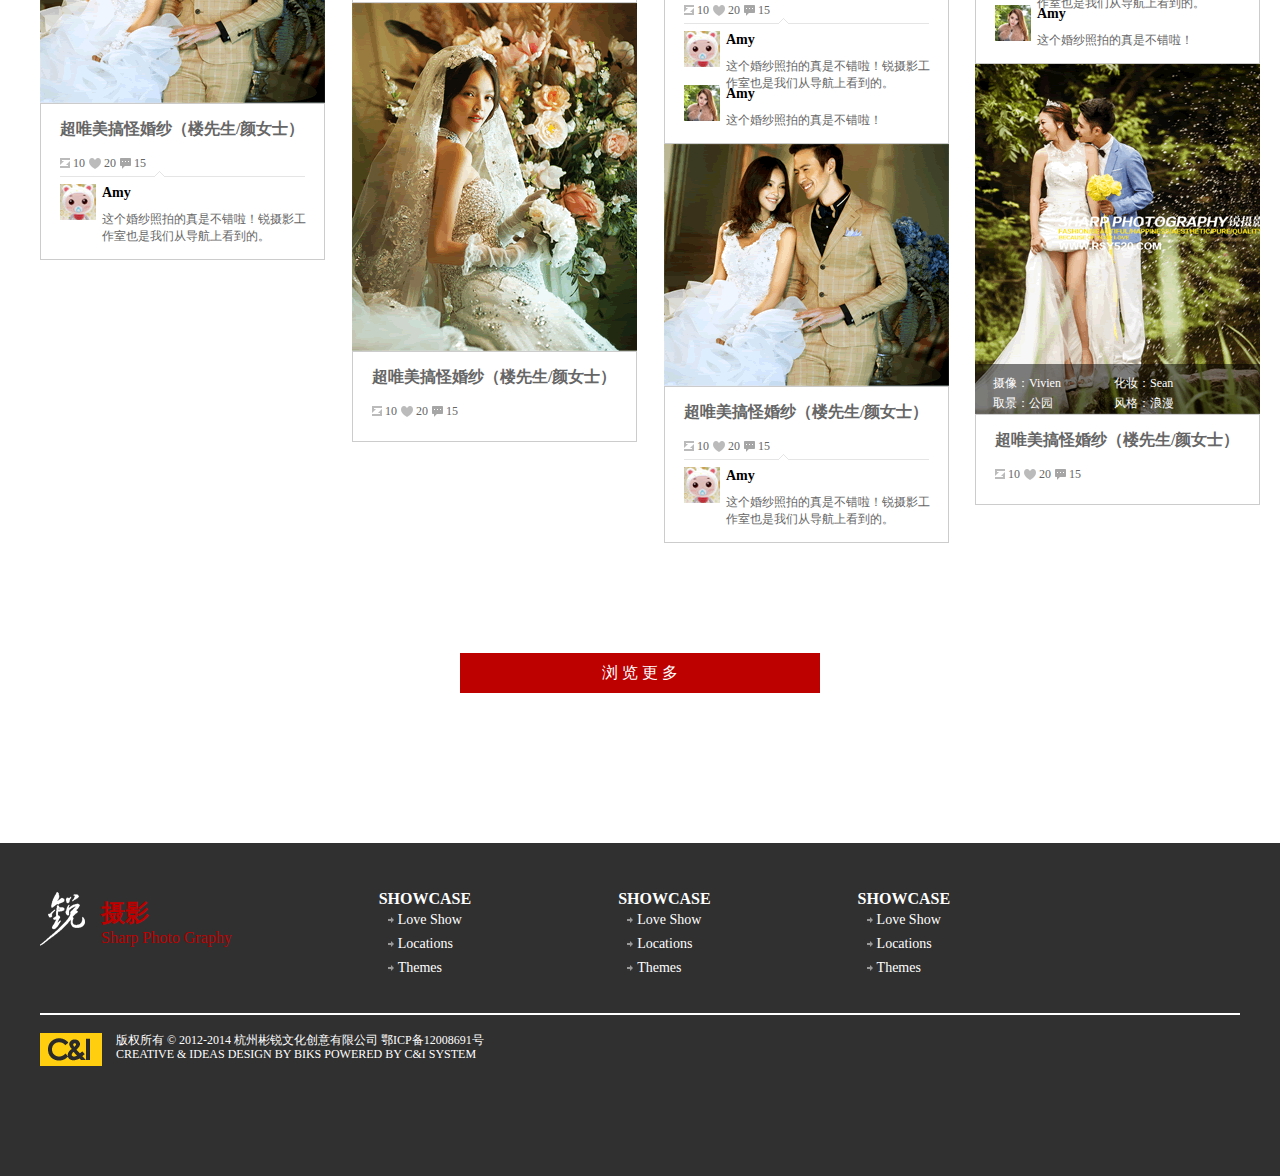
<file: yue sheying/index.html>
<!doctype html>
<html>
<head>
<meta charset="utf-8">
<link rel="stylesheet" href="css/style.css">
<link rel="stylesheet" href="css/gongong.css">
<title>摄影</title>
</head>

<body>
<div class="box">
	<div class="nav">
    	<div class="navv gwidth clearfix">
        	<img src="images/logo.jpg">
            <ul class="left">
            	<li class="sy"><a href="#">首页</a></li>
                <li class="jhzx"><a href="#">结婚咨询</a></li>
                <li class="xnrj"><a href="#">新娘日记</a></li>
                <li class="xnpj"><a href="#">新娘评价</a></li>
                <li class="hdtyh"><a href="#">活动体验会</a></li>
           </ul>
           <ul class="right">
           	<li><a href="#"><img src="images/weibo.jpg"></a></li>
            <li><a href="#"><img src="images/weixin.jpg"></a></li>
            <li class="denglu"><a href="#">登录</a></li>
            <li class="zhuce"><a href="#">注册</a></li>
            <li class="wangzhan"><a href="#">摄影官方网站</a></li>
           </ul>
        </div>
    </div>
	<div class="banner gwidth clearfix">
    	<div class="left">
        	<p><em>SHARP PHOTO GRAPHY<span class="rsy">锐摄影</span><span class="wz">WWW.AIBUSY.COM</span></em></p>
            <img src="images/wenzi.jpg">
        </div>
        <div class="right">
        	<img src="images/banner.jpg">
            <div class="wz">
            <p>FASHION/BEAUTIFUL/HAPPINESS/</p>
            <p>AEST/QUALITY BECAUSE OF YOUR LOVE</p>
            </div>
            <img src="images/lunbo.png" class="lunbo">
        </div>
    </div>
    <div class="bt gwidth">
      <h2>活动.主题</h2>
    </div>
    <div class="content_top gwidth clearfix">
    	<ul class="tu">
        	<li>
            	<img src="images/gd1.jpg">
                <h5>格调生活馆</h5>
                <div class="rq">
                	<p>N.1</p>
                    <p class="rqq">2014/08</p>
                </div>
            </li>
            <li class="gd2">
            	<img src="images/gd2.gif">
                <h5>锐家客户真实幸福录</h5>
                <div class="rq">
                	<p>N.2</p>
                    <p class="rqq">2014/08</p>
                </div>
            </li>
            <li>
            	<img src="images/gd3.gif">
                <h5>古韵新玩-锐摄影客片欣赏</h5>
                <div class="rq">
                	<p>N.3</p>
                    <p class="rqq">2014/08</p>
                </div>
            </li>
        </ul>
    </div>
	<div class="content_bottom gwidth clearfix">
    	<div class="xnav">
        	<h4><span>大家</span>都在看</h4>
            <ul class="xnavv">
            	<li><a href="#">爱在杭州</a></li>
                <li><a href="#">四级花海 </a></li>
                <li><a href="#">西湖之韵</a></li>
                <li><a href="#">纯爱系列</a></li>
                <li><a href="#">浪漫温馨</a></li>
                <li><a href="#">梦幻小情歌</a></li>
                <li><a href="#">爱在杭州</a></li>
                <li><a href="#">四级花海</a></li>
            </ul>
        </div>
        <div class="neirong">
        	<ul class="tupian">
            	<li class="dyz">
                	<h6>精彩专题</h6>
                    <img src="images/tu1.jpg">
                    <div class="dwz">
                	<img src="images/tu5.gif">
                    <div class="bottom">
                    	<h3>超唯美搞怪婚纱（楼先生/颜女士）</h3>
                        <p class="xtubiao">
                        	<span class="shi">10</span>
                            <span class="ershi">20</span>
                        	<span class="shiwu">15</span>
                        </p>
                        <img src="images/xt.png">
                        <div class="xia">
                        	<div class="amy1">
                        	<h6>Amy</h6>
                            <span>这个婚纱照拍的真是不错啦！锐摄影工
作室也是我们从导航上看到的。</span>
                        </div>
                        </div>
                    </div>
                </div>
                </li>
                <li class="dez">
                	<div class="top">
                    	<img src="images/tu2.gif">
                        <ul class="wzz">
                        	<li class="wz1">
                        		<p>摄像：Vivien	</p>
                            	<p>取景：公园</p>
                       		</li>
                        	<li class="wz2">
                        		<p>化妆：Sean</p>
                            	<p>风格：浪漫</p>
                        	</li>
                        </ul>
                    </div>
                    <div class="bottom">
                    	<h3>超唯美搞怪婚纱（楼先生/颜女士）</h3>
                        <p class="xtubiao">
                        	<span class="shi">10</span>
                            <span class="ershi">20</span>
                        	<span class="shiwu">15</span>
                        </p>
                        <img src="images/xt.png">
                        <div class="xia">
                        	<div class="amy1">
                        	<h6>Amy</h6>
                            <span>这个婚纱照拍的真是不错啦！锐摄影工
作室也是我们从导航上看到的。</span>
                        </div>
                        <div class="amy2">
                        	<h6>Amy</h6>
                            <span>这个婚纱照拍的真是不错啦！</span>
                        </div>
                        </div>
                    </div>
                    <div class="dlz">
                	<img src="images/tu6.gif">
                    <div class="bottom">
                    	<h3>超唯美搞怪婚纱（楼先生/颜女士）</h3>
                        <p class="xtubiao">
                        	<span class="shi">10</span>
                            <span class="ershi">20</span>
                        	<span class="shiwu">15</span>
                        </p>
                    </div>
                </div>
                </li>
                <li class="dsz">
                	<img src="images/tu3.gif">
                    <div class="bottom">
                    	<h3>超唯美搞怪婚纱（楼先生/颜女士）</h3>
                        <p class="xtubiao">
                        	<span class="shi">10</span>
                            <span class="ershi">20</span>
                        	<span class="shiwu">15</span>
                        </p>
                        <img src="images/xt.png">
                        <div class="xia">
                        	<div class="amy1">
                        	<h6>Amy</h6>
                            <span>这个婚纱照拍的真是不错啦！锐摄影工
作室也是我们从导航上看到的。</span>
                        </div>
                        <div class="amy2">
                        	<h6>Amy</h6>
                            <span>这个婚纱照拍的真是不错啦！</span>
                        </div>
                        </div>
                    </div>
                    <div class="dqz">
                	<img src="images/tu5.gif">
                    <div class="bottom">
                    	<h3>超唯美搞怪婚纱（楼先生/颜女士）</h3>
                        <p class="xtubiao">
                        	<span class="shi">10</span>
                            <span class="ershi">20</span>
                        	<span class="shiwu">15</span>
                        </p>
                        <img src="images/xt.png">
                        <div class="xia">
                        	<div class="amy1">
                        	<h6>Amy</h6>
                            <span>这个婚纱照拍的真是不错啦！锐摄影工
作室也是我们从导航上看到的。</span>
                        </div>
                        </div>
                    </div>
                </div>
                </li>
               <li class="dsizz">
                	<img src="images/tu4.gif">
                    <div class="bottom">
                    	<h3>超唯美搞怪婚纱（楼先生/颜女士）</h3>
                        <p class="xtubiao">
                        	<span class="shi">10</span>
                            <span class="ershi">20</span>
                        	<span class="shiwu">15</span>
                        </p>
                        <img src="images/xt.png">
                        <div class="xia">
                        	<div class="amy1">
                        	<h6>Amy</h6>
                            <span>这个婚纱照拍的真是不错啦！锐摄影工
作室也是我们从导航上看到的。</span>
                        </div>
                        <div class="amy2">
                        	<h6>Amy</h6>
                            <span>这个婚纱照拍的真是不错啦！</span>
                        </div>
                        </div>
                    </div>
                    <div class="dbz">
                	 <div class="top">
                    	<img src="images/tu2.gif">
                        <ul class="wzz">
                        	<li class="wz1">
                        		<p>摄像：Vivien	</p>
                            	<p>取景：公园</p>
                       		</li>
                        	<li class="wz2">
                        		<p>化妆：Sean</p>
                            	<p>风格：浪漫</p>
                        	</li>
                        </ul>
                     </div>
                    <div class="bottom">
                    	<h3>超唯美搞怪婚纱（楼先生/颜女士）</h3>
                        <p class="xtubiao">
                        	<span class="shi">10</span>
                            <span class="ershi">20</span>
                        	<span class="shiwu">15</span>
                        </p>
                        </div>
                    </div>
                </div>
                </li>
            </ul>
        </div>
    </div>

	<div class="DB gwidth clearfix">
    	<p class="llgd">浏 览 更 多</p>
    </div>
	<div class="BOTTOM">
    	<ul class="DB_top  gwidth clearfix">
        	<li class="SY">
            	<h1>摄影</h1>
        <span>Sharp Photo Graphy</span>
            </li>
            <li>
            	<h4>SHOWCASE</h4>
                <p>Love Show</p>
                <p>Locations</p>
                <p>Themes</p>
            </li>
             <li>
            	<h4>SHOWCASE</h4>
                <p>Love Show</p>
                <p>Locations</p>
                <p>Themes</p>
            </li>
             <li>
            	<h4>SHOWCASE</h4>
                <p>Love Show</p>
                <p>Locations</p>
                <p>Themes</p>
            </li>
        </ul>
        <div class="DB_bottom  gwidth ">
        	<img src="images/banquan.gif">
            <span class="banquan">版权所有 © 2012-2014 杭州彬锐文化创意有限公司 鄂ICP备12008691号 
CREATIVE & IDEAS DESIGN BY BIKS POWERED BY C&I SYSTEM</span>
        </div>
    </div>
    
    
    
</div>
</body>
</html>
</file>
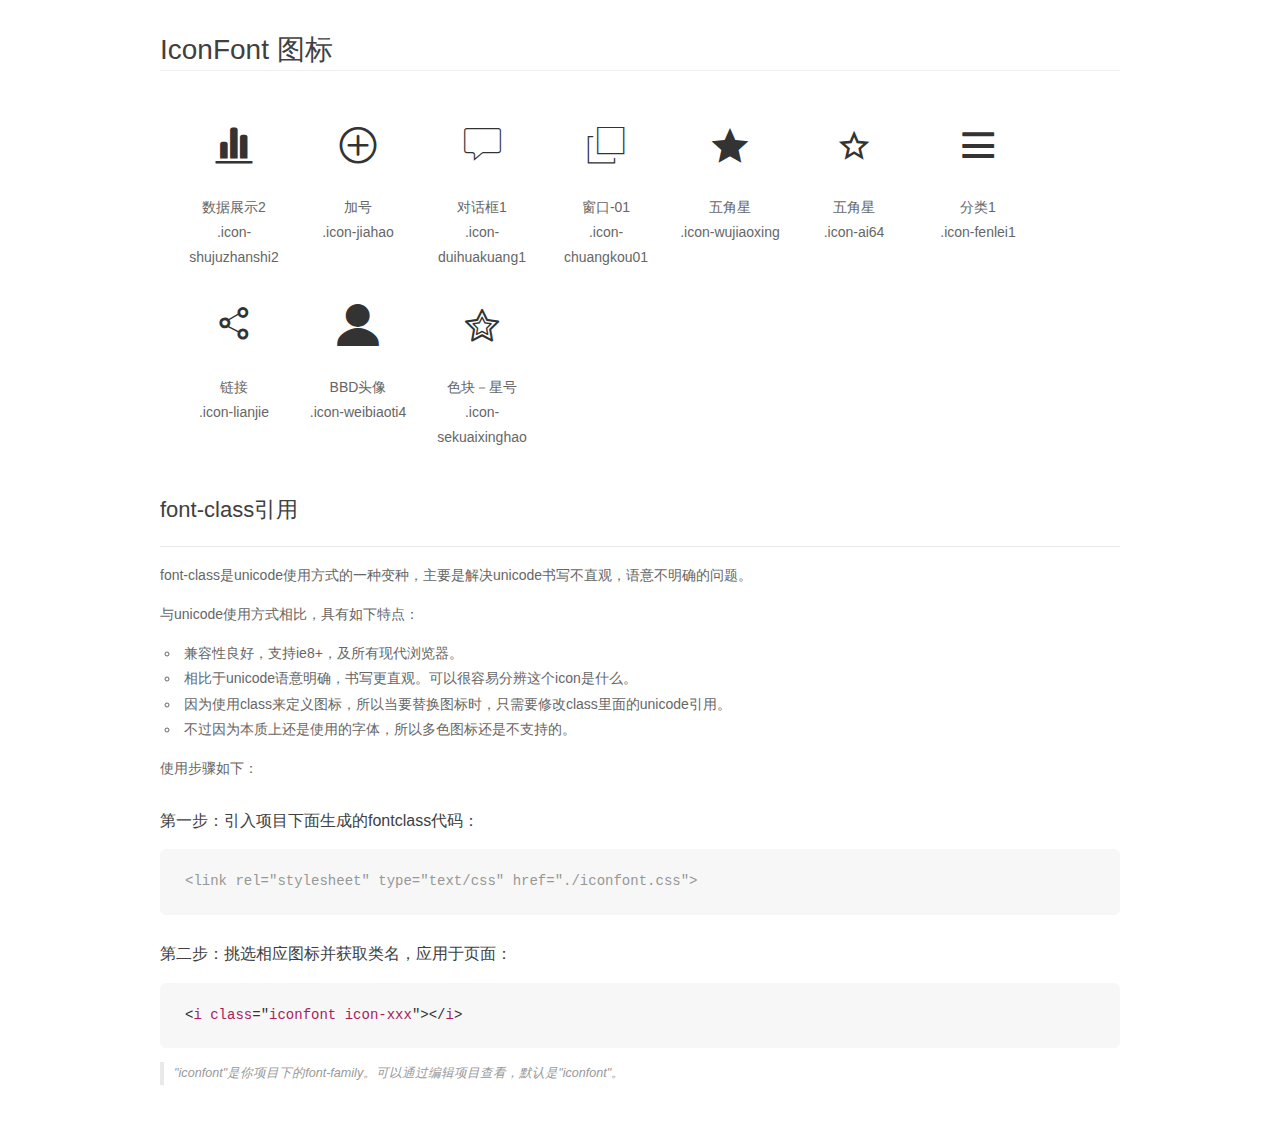
<file: shouji/font/demo_fontclass.html>
<!DOCTYPE html>
<html>
<head>
    <meta charset="utf-8"/>
    <title>IconFont</title>
    <link rel="stylesheet" href="demo.css">
    <link rel="stylesheet" href="iconfont.css">
</head>
<body>
    <div class="main markdown">
        <h1>IconFont 图标</h1>
        <ul class="icon_lists clear">
            
                <li>
                <i class="icon iconfont icon-shujuzhanshi2"></i>
                    <div class="name">数据展示2</div>
                    <div class="fontclass">.icon-shujuzhanshi2</div>
                </li>
            
                <li>
                <i class="icon iconfont icon-jiahao"></i>
                    <div class="name">加号</div>
                    <div class="fontclass">.icon-jiahao</div>
                </li>
            
                <li>
                <i class="icon iconfont icon-duihuakuang1"></i>
                    <div class="name">对话框1</div>
                    <div class="fontclass">.icon-duihuakuang1</div>
                </li>
            
                <li>
                <i class="icon iconfont icon-chuangkou01"></i>
                    <div class="name">窗口-01</div>
                    <div class="fontclass">.icon-chuangkou01</div>
                </li>
            
                <li>
                <i class="icon iconfont icon-wujiaoxing"></i>
                    <div class="name">五角星</div>
                    <div class="fontclass">.icon-wujiaoxing</div>
                </li>
            
                <li>
                <i class="icon iconfont icon-ai64"></i>
                    <div class="name">五角星</div>
                    <div class="fontclass">.icon-ai64</div>
                </li>
            
                <li>
                <i class="icon iconfont icon-fenlei1"></i>
                    <div class="name">分类1</div>
                    <div class="fontclass">.icon-fenlei1</div>
                </li>
            
                <li>
                <i class="icon iconfont icon-lianjie"></i>
                    <div class="name">链接</div>
                    <div class="fontclass">.icon-lianjie</div>
                </li>
            
                <li>
                <i class="icon iconfont icon-weibiaoti4"></i>
                    <div class="name">BBD头像</div>
                    <div class="fontclass">.icon-weibiaoti4</div>
                </li>
            
                <li>
                <i class="icon iconfont icon-sekuaixinghao"></i>
                    <div class="name">色块－星号</div>
                    <div class="fontclass">.icon-sekuaixinghao</div>
                </li>
            
        </ul>

        <h2 id="font-class-">font-class引用</h2>
        <hr>

        <p>font-class是unicode使用方式的一种变种，主要是解决unicode书写不直观，语意不明确的问题。</p>
        <p>与unicode使用方式相比，具有如下特点：</p>
        <ul>
        <li>兼容性良好，支持ie8+，及所有现代浏览器。</li>
        <li>相比于unicode语意明确，书写更直观。可以很容易分辨这个icon是什么。</li>
        <li>因为使用class来定义图标，所以当要替换图标时，只需要修改class里面的unicode引用。</li>
        <li>不过因为本质上还是使用的字体，所以多色图标还是不支持的。</li>
        </ul>
        <p>使用步骤如下：</p>
        <h3 id="-fontclass-">第一步：引入项目下面生成的fontclass代码：</h3>


        <pre><code class="lang-js hljs javascript"><span class="hljs-comment">&lt;link rel="stylesheet" type="text/css" href="./iconfont.css"&gt;</span></code></pre>
        <h3 id="-">第二步：挑选相应图标并获取类名，应用于页面：</h3>
        <pre><code class="lang-css hljs">&lt;<span class="hljs-selector-tag">i</span> <span class="hljs-selector-tag">class</span>="<span class="hljs-selector-tag">iconfont</span> <span class="hljs-selector-tag">icon-xxx</span>"&gt;&lt;/<span class="hljs-selector-tag">i</span>&gt;</code></pre>
        <blockquote>
        <p>"iconfont"是你项目下的font-family。可以通过编辑项目查看，默认是"iconfont"。</p>
        </blockquote>
    </div>
</body>
</html>
</file>
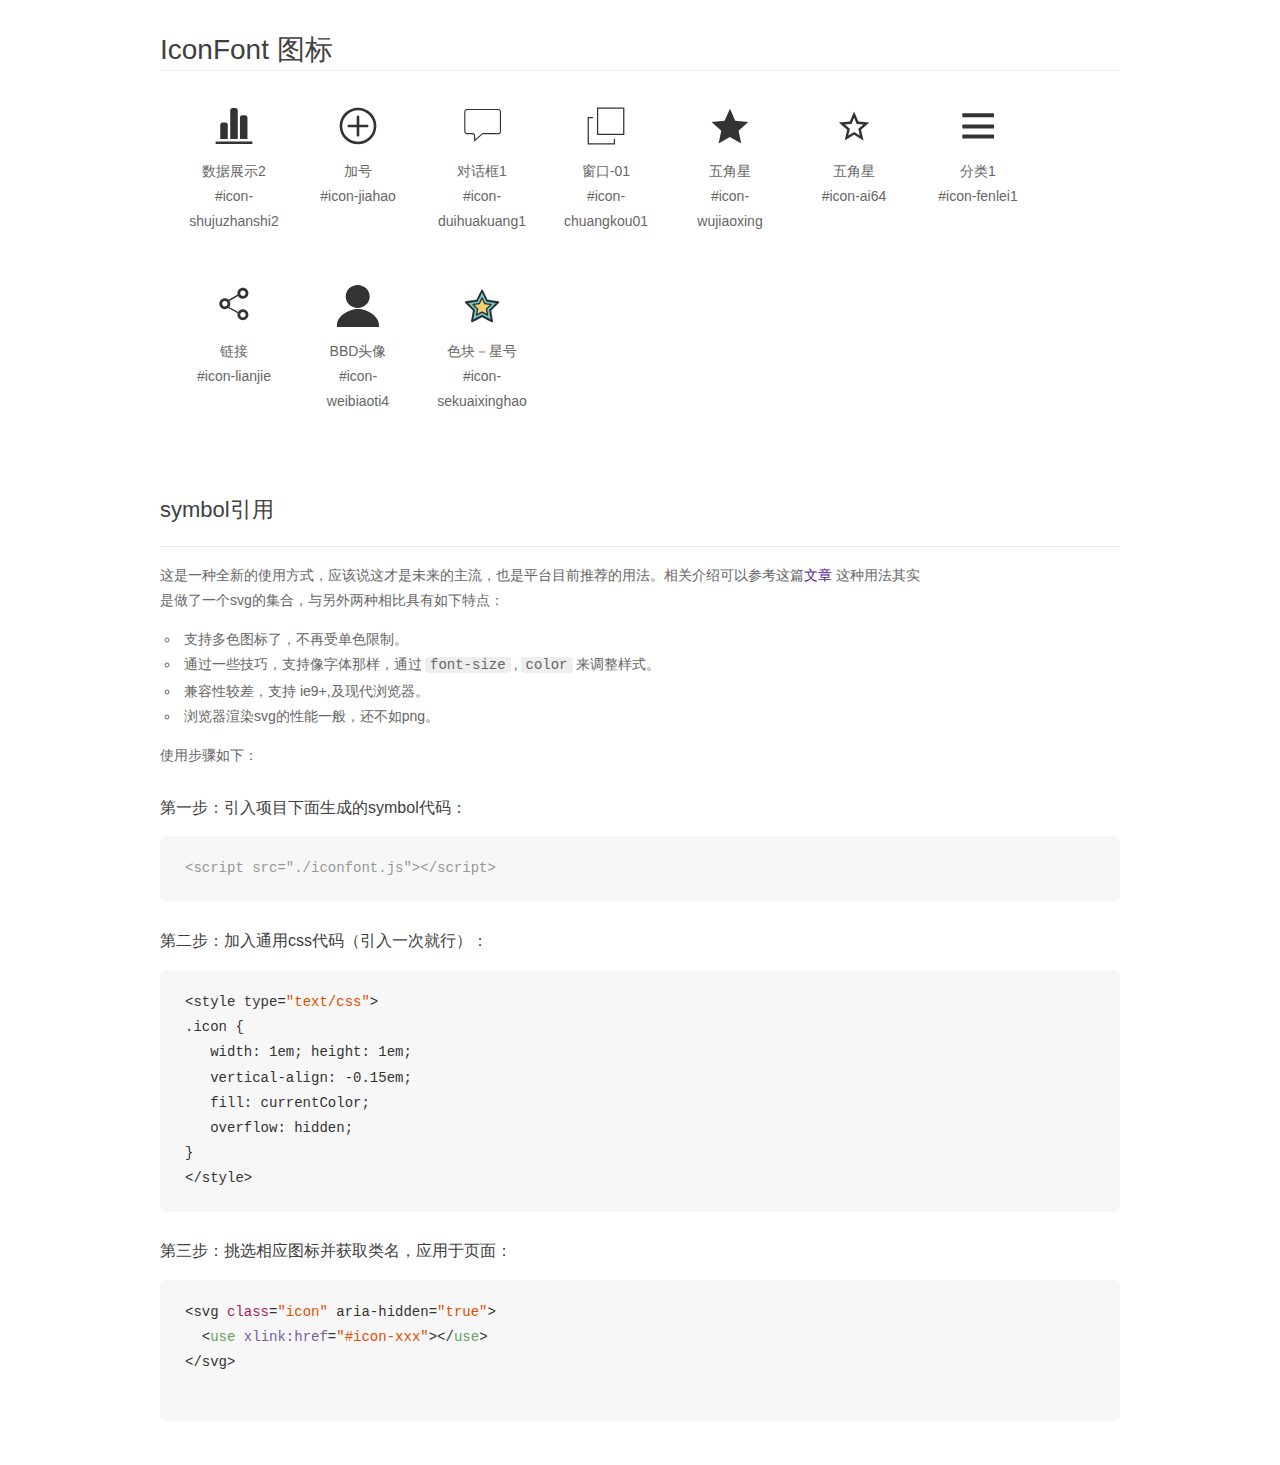
<file: shouji/font/demo_symbol.html>
<!DOCTYPE html>
<html>
<head>
    <meta charset="utf-8"/>
    <title>IconFont</title>
    <link rel="stylesheet" href="demo.css">
    <script src="iconfont.js"></script>

    <style type="text/css">
        .icon {
          /* 通过设置 font-size 来改变图标大小 */
          width: 1em; height: 1em;
          /* 图标和文字相邻时，垂直对齐 */
          vertical-align: -0.15em;
          /* 通过设置 color 来改变 SVG 的颜色/fill */
          fill: currentColor;
          /* path 和 stroke 溢出 viewBox 部分在 IE 下会显示
             normalize.css 中也包含这行 */
          overflow: hidden;
        }

    </style>
</head>
<body>
    <div class="main markdown">
        <h1>IconFont 图标</h1>
        <ul class="icon_lists clear">
            
                <li>
                    <svg class="icon" aria-hidden="true">
                        <use xlink:href="#icon-shujuzhanshi2"></use>
                    </svg>
                    <div class="name">数据展示2</div>
                    <div class="fontclass">#icon-shujuzhanshi2</div>
                </li>
            
                <li>
                    <svg class="icon" aria-hidden="true">
                        <use xlink:href="#icon-jiahao"></use>
                    </svg>
                    <div class="name">加号</div>
                    <div class="fontclass">#icon-jiahao</div>
                </li>
            
                <li>
                    <svg class="icon" aria-hidden="true">
                        <use xlink:href="#icon-duihuakuang1"></use>
                    </svg>
                    <div class="name">对话框1</div>
                    <div class="fontclass">#icon-duihuakuang1</div>
                </li>
            
                <li>
                    <svg class="icon" aria-hidden="true">
                        <use xlink:href="#icon-chuangkou01"></use>
                    </svg>
                    <div class="name">窗口-01</div>
                    <div class="fontclass">#icon-chuangkou01</div>
                </li>
            
                <li>
                    <svg class="icon" aria-hidden="true">
                        <use xlink:href="#icon-wujiaoxing"></use>
                    </svg>
                    <div class="name">五角星</div>
                    <div class="fontclass">#icon-wujiaoxing</div>
                </li>
            
                <li>
                    <svg class="icon" aria-hidden="true">
                        <use xlink:href="#icon-ai64"></use>
                    </svg>
                    <div class="name">五角星</div>
                    <div class="fontclass">#icon-ai64</div>
                </li>
            
                <li>
                    <svg class="icon" aria-hidden="true">
                        <use xlink:href="#icon-fenlei1"></use>
                    </svg>
                    <div class="name">分类1</div>
                    <div class="fontclass">#icon-fenlei1</div>
                </li>
            
                <li>
                    <svg class="icon" aria-hidden="true">
                        <use xlink:href="#icon-lianjie"></use>
                    </svg>
                    <div class="name">链接</div>
                    <div class="fontclass">#icon-lianjie</div>
                </li>
            
                <li>
                    <svg class="icon" aria-hidden="true">
                        <use xlink:href="#icon-weibiaoti4"></use>
                    </svg>
                    <div class="name">BBD头像</div>
                    <div class="fontclass">#icon-weibiaoti4</div>
                </li>
            
                <li>
                    <svg class="icon" aria-hidden="true">
                        <use xlink:href="#icon-sekuaixinghao"></use>
                    </svg>
                    <div class="name">色块－星号</div>
                    <div class="fontclass">#icon-sekuaixinghao</div>
                </li>
            
        </ul>


        <h2 id="symbol-">symbol引用</h2>
        <hr>

        <p>这是一种全新的使用方式，应该说这才是未来的主流，也是平台目前推荐的用法。相关介绍可以参考这篇<a href="">文章</a>
        这种用法其实是做了一个svg的集合，与另外两种相比具有如下特点：</p>
        <ul>
          <li>支持多色图标了，不再受单色限制。</li>
          <li>通过一些技巧，支持像字体那样，通过<code>font-size</code>,<code>color</code>来调整样式。</li>
          <li>兼容性较差，支持 ie9+,及现代浏览器。</li>
          <li>浏览器渲染svg的性能一般，还不如png。</li>
        </ul>
        <p>使用步骤如下：</p>
        <h3 id="-symbol-">第一步：引入项目下面生成的symbol代码：</h3>
        <pre><code class="lang-js hljs javascript"><span class="hljs-comment">&lt;script src="./iconfont.js"&gt;&lt;/script&gt;</span></code></pre>
        <h3 id="-css-">第二步：加入通用css代码（引入一次就行）：</h3>
        <pre><code class="lang-js hljs javascript">&lt;style type=<span class="hljs-string">"text/css"</span>&gt;
.icon {
   width: <span class="hljs-number">1</span>em; height: <span class="hljs-number">1</span>em;
   vertical-align: <span class="hljs-number">-0.15</span>em;
   fill: currentColor;
   overflow: hidden;
}
&lt;<span class="hljs-regexp">/style&gt;</span></code></pre>
        <h3 id="-">第三步：挑选相应图标并获取类名，应用于页面：</h3>
        <pre><code class="lang-js hljs javascript">&lt;svg <span class="hljs-class"><span class="hljs-keyword">class</span></span>=<span class="hljs-string">"icon"</span> aria-hidden=<span class="hljs-string">"true"</span>&gt;<span class="xml"><span class="hljs-tag">
  &lt;<span class="hljs-name">use</span> <span class="hljs-attr">xlink:href</span>=<span class="hljs-string">"#icon-xxx"</span>&gt;</span><span class="hljs-tag">&lt;/<span class="hljs-name">use</span>&gt;</span>
</span>&lt;<span class="hljs-regexp">/svg&gt;
        </span></code></pre>
    </div>
</body>
</html>
</file>
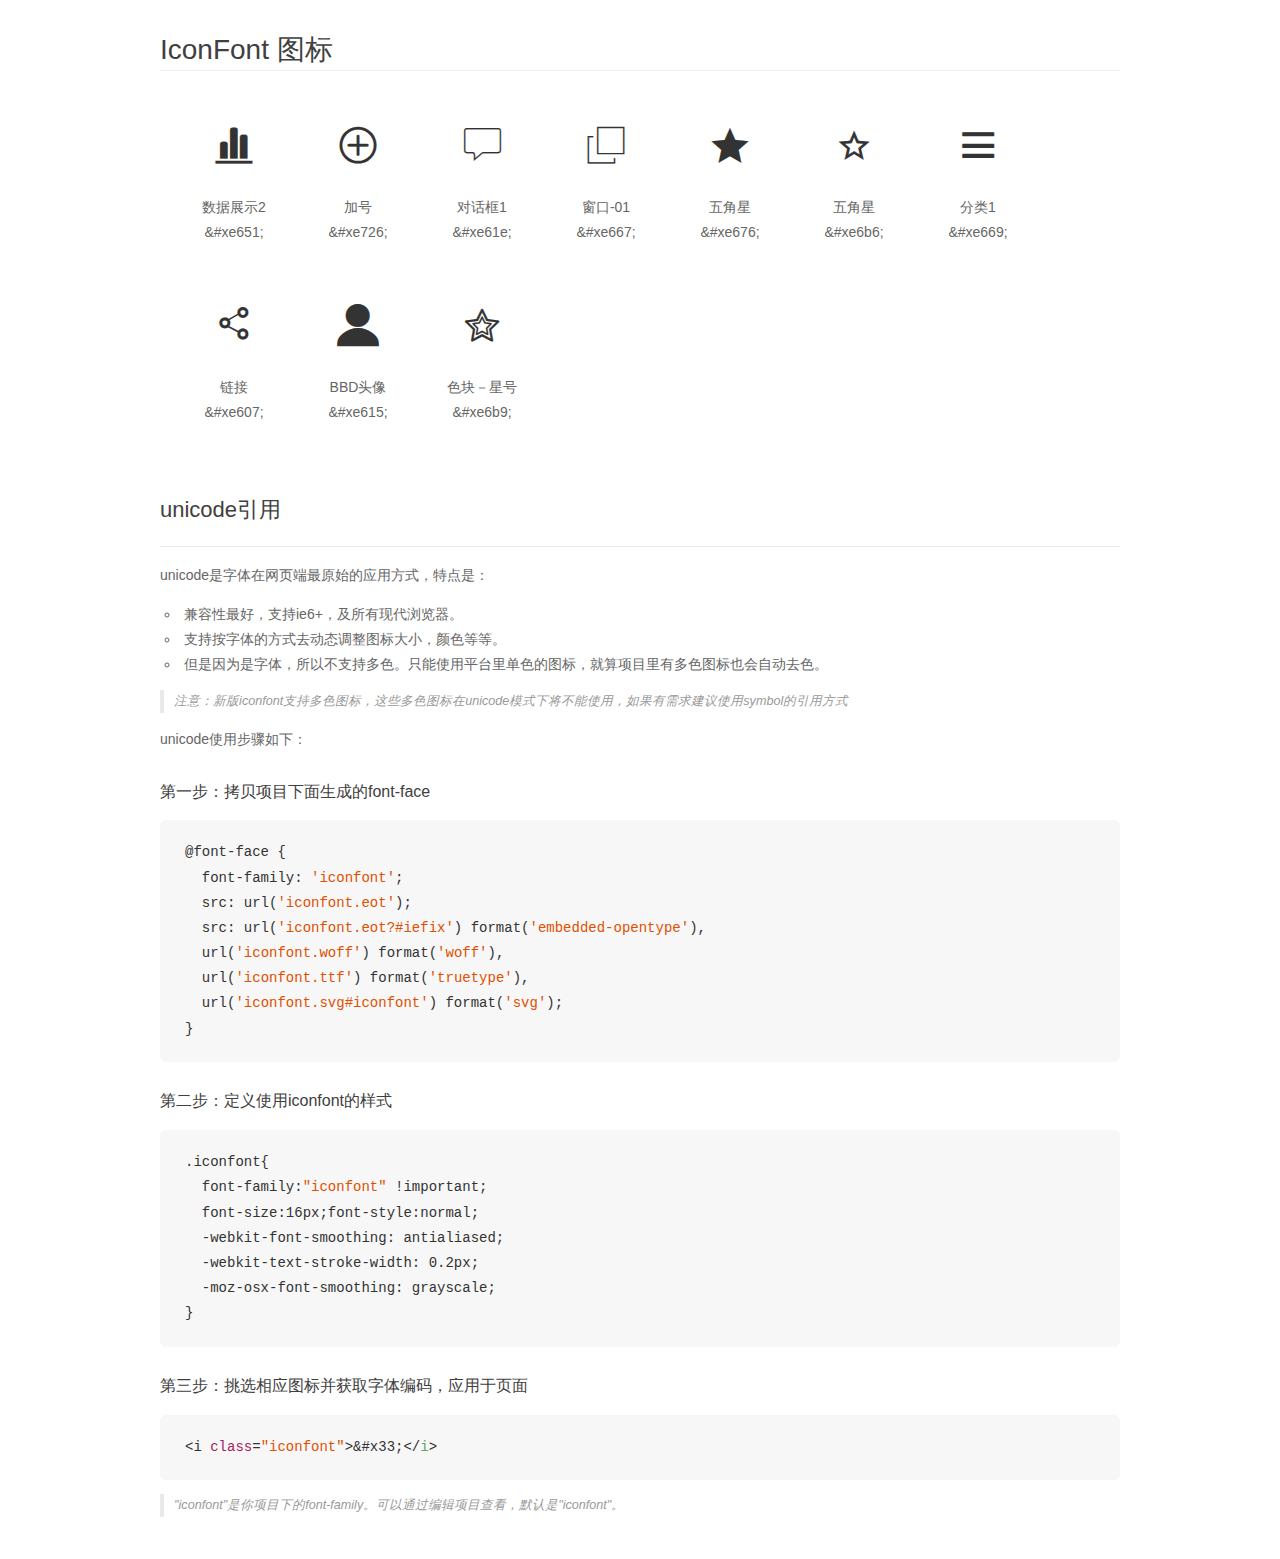
<file: shouji/font/demo_unicode.html>
<!DOCTYPE html>
<html>
<head>
    <meta charset="utf-8"/>
    <title>IconFont</title>
    <link rel="stylesheet" href="demo.css">

    <style type="text/css">

        @font-face {font-family: "iconfont";
          src: url('iconfont.eot'); /* IE9*/
          src: url('iconfont.eot#iefix') format('embedded-opentype'), /* IE6-IE8 */
          url('iconfont.woff') format('woff'), /* chrome, firefox */
          url('iconfont.ttf') format('truetype'), /* chrome, firefox, opera, Safari, Android, iOS 4.2+*/
          url('iconfont.svg#iconfont') format('svg'); /* iOS 4.1- */
        }

        .iconfont {
          font-family:"iconfont" !important;
          font-size:16px;
          font-style:normal;
          -webkit-font-smoothing: antialiased;
          -webkit-text-stroke-width: 0.2px;
          -moz-osx-font-smoothing: grayscale;
        }

    </style>
</head>
<body>
    <div class="main markdown">
        <h1>IconFont 图标</h1>
        <ul class="icon_lists clear">
            
                <li>
                <i class="icon iconfont">&#xe651;</i>
                    <div class="name">数据展示2</div>
                    <div class="code">&amp;#xe651;</div>
                </li>
            
                <li>
                <i class="icon iconfont">&#xe726;</i>
                    <div class="name">加号</div>
                    <div class="code">&amp;#xe726;</div>
                </li>
            
                <li>
                <i class="icon iconfont">&#xe61e;</i>
                    <div class="name">对话框1</div>
                    <div class="code">&amp;#xe61e;</div>
                </li>
            
                <li>
                <i class="icon iconfont">&#xe667;</i>
                    <div class="name">窗口-01</div>
                    <div class="code">&amp;#xe667;</div>
                </li>
            
                <li>
                <i class="icon iconfont">&#xe676;</i>
                    <div class="name">五角星</div>
                    <div class="code">&amp;#xe676;</div>
                </li>
            
                <li>
                <i class="icon iconfont">&#xe6b6;</i>
                    <div class="name">五角星</div>
                    <div class="code">&amp;#xe6b6;</div>
                </li>
            
                <li>
                <i class="icon iconfont">&#xe669;</i>
                    <div class="name">分类1</div>
                    <div class="code">&amp;#xe669;</div>
                </li>
            
                <li>
                <i class="icon iconfont">&#xe607;</i>
                    <div class="name">链接</div>
                    <div class="code">&amp;#xe607;</div>
                </li>
            
                <li>
                <i class="icon iconfont">&#xe615;</i>
                    <div class="name">BBD头像</div>
                    <div class="code">&amp;#xe615;</div>
                </li>
            
                <li>
                <i class="icon iconfont">&#xe6b9;</i>
                    <div class="name">色块－星号</div>
                    <div class="code">&amp;#xe6b9;</div>
                </li>
            
        </ul>
        <h2 id="unicode-">unicode引用</h2>
        <hr>

        <p>unicode是字体在网页端最原始的应用方式，特点是：</p>
        <ul>
        <li>兼容性最好，支持ie6+，及所有现代浏览器。</li>
        <li>支持按字体的方式去动态调整图标大小，颜色等等。</li>
        <li>但是因为是字体，所以不支持多色。只能使用平台里单色的图标，就算项目里有多色图标也会自动去色。</li>
        </ul>
        <blockquote>
        <p>注意：新版iconfont支持多色图标，这些多色图标在unicode模式下将不能使用，如果有需求建议使用symbol的引用方式</p>
        </blockquote>
        <p>unicode使用步骤如下：</p>
        <h3 id="-font-face">第一步：拷贝项目下面生成的font-face</h3>
        <pre><code class="lang-js hljs javascript">@font-face {
  font-family: <span class="hljs-string">'iconfont'</span>;
  src: url(<span class="hljs-string">'iconfont.eot'</span>);
  src: url(<span class="hljs-string">'iconfont.eot?#iefix'</span>) format(<span class="hljs-string">'embedded-opentype'</span>),
  url(<span class="hljs-string">'iconfont.woff'</span>) format(<span class="hljs-string">'woff'</span>),
  url(<span class="hljs-string">'iconfont.ttf'</span>) format(<span class="hljs-string">'truetype'</span>),
  url(<span class="hljs-string">'iconfont.svg#iconfont'</span>) format(<span class="hljs-string">'svg'</span>);
}
</code></pre>
        <h3 id="-iconfont-">第二步：定义使用iconfont的样式</h3>
        <pre><code class="lang-js hljs javascript">.iconfont{
  font-family:<span class="hljs-string">"iconfont"</span> !important;
  font-size:<span class="hljs-number">16</span>px;font-style:normal;
  -webkit-font-smoothing: antialiased;
  -webkit-text-stroke-width: <span class="hljs-number">0.2</span>px;
  -moz-osx-font-smoothing: grayscale;
}
</code></pre>
        <h3 id="-">第三步：挑选相应图标并获取字体编码，应用于页面</h3>
        <pre><code class="lang-js hljs javascript">&lt;i <span class="hljs-class"><span class="hljs-keyword">class</span></span>=<span class="hljs-string">"iconfont"</span>&gt;&amp;#x33;<span class="xml"><span class="hljs-tag">&lt;/<span class="hljs-name">i</span>&gt;</span></span></code></pre>

        <blockquote>
        <p>"iconfont"是你项目下的font-family。可以通过编辑项目查看，默认是"iconfont"。</p>
        </blockquote>
    </div>


</body>
</html>
</file>
<file: shouji/css/style.css>
@charset "utf-8";
body,ul,ol,li,dl,dt,h1,h2,h3,h4,h5,h6,p,input,textarea,select,figure{margin: 0;padding: 0;}
ul,ol{list-style: none;}
input,textarea,select{border: none; background-color: transparent; outline: none;}
textarea{resize: none;}
img{border: none;vertical-align: top;}
a{text-decoration: none; -webkit-tap-highlight-color:transparent;}

html {-webkit-text-size-adjust: none;}

.clearfix:after,.clearfix:before{content: ""; display: table;}
.clearfix:after{clear: both;}
.clearfix{*zoom:1;}

.fl{float: left;}
.fr{float: right;}
.l{ left: 0;}
.r{right: 0;}
.b{bottom: 0;}
.t{top: 0;}




header {background-image: linear-gradient(to right,rgb(245,222,191),rgb(251,240,220));}
header .hd_tp{text-align:center;height:1.325rem;padding:0.775rem 0.625rem 0.775rem 0.5rem;}
header .hd_tp .oc{font-size: 0.6rem;background:#F3E5D7;padding:0.15rem 0.15rem;margin-left:3.45rem;margin-right: 3.3rem;border-radius: 5px;}
.hd_tp .iconfont{font-size:0.8rem;line-height:1.325rem;}
.hd_tp .oc span{display:inline-block;padding:0.275rem 0.625rem 0.175rem 0.625rem;border-radius: 5px;}
.hd_tp .oc .ope{background:#FF7F66;color:white;}
.hd_bm .hd_bm_tp{height:2.85rem;color:#FF7F65;line-height:2.85rem;font-size:0.75rem;padding:0.3rem 0.5rem;}
.hd_bm_tp h3{background:url(../img/ytx.png)no-repeat left center;padding-left:3rem;}
.hd_bm_tp .xx{font-size:0.9rem;}
.hd_bm p{height:1.925rem;line-height:1.925rem;font-size:0.75rem;padding-left:0.5rem;color: #2F3D4C;}
.banner img{width:16rem;height:5.5rem;}
.banner_bm{font-size:0.6rem;color:white;background:#2F3D4C;height:2.05rem;}
.banner_bm .peo{line-height:2.025rem;padding-left: 0.525rem;}
.banner_bm h5{text-align:center;background:url(../img/gz.png)no-repeat 0.85rem center #FF7E65;
			border-radius:5px;line-height:1.525rem;width:5.0rem;padding-left:0.5rem;
			margin:0.225rem 2.6rem 0.275rem 1.775rem;}
.banner_bm .sha{line-height:2.025rem;padding-right: 0.225rem;}

.de{background:#2F3D4C;width:14.05rem;transform: translate(-200px);
	opacity:0;
	transition: .35s;}
.head{text-align:center;color:#84909C;}
.head img{width:4.5rem;height:4.55rem;padding-top:0.8rem;border-radius: 50%;}
.head h2{margin-top:0.5rem;}
.head_bm{margin:1rem 1.5rem;color:white;font-size:0.75rem;text-align:center;padding:0.75rem 2.625rem 0.7rem 1.2rem;border-radius:5px;background:#FF7E65;}
.de ul li{color: white;height:2.45rem;padding-left:1.6rem;line-height:2.45rem;}
.de ul li a{color: white;font-size:0.85rem;padding-left:0.725rem;}
.de ul li .iconfont{font-size:0.85rem;}
.de ul{padding-bottom:0.6rem;}
.shen{background:#43566B;}

.zt{position:relative;}
.de{position:absolute;top:0;left:0;display:none;}
.zt:hover .dy{background:rgba(0,0,0,.3);z-index: 10;width:100%height:100%;}

.zt:hover .de {
	transform: translate(0);
	opacity: 1;
}
</file>
<file: shouji/font/iconfont.css>
@font-face {font-family: "iconfont";
  src: url('iconfont.eot?t=1523930866263'); /* IE9*/
  src: url('iconfont.eot?t=1523930866263#iefix') format('embedded-opentype'), /* IE6-IE8 */
  url('[data-uri]') format('woff'),
  url('iconfont.ttf?t=1523930866263') format('truetype'), /* chrome, firefox, opera, Safari, Android, iOS 4.2+*/
  url('iconfont.svg?t=1523930866263#iconfont') format('svg'); /* iOS 4.1- */
}

.iconfont {
  font-family:"iconfont" !important;
  font-size:16px;
  font-style:normal;
  -webkit-font-smoothing: antialiased;
  -moz-osx-font-smoothing: grayscale;
}

.icon-shujuzhanshi2:before { content: "\e651"; }

.icon-jiahao:before { content: "\e726"; }

.icon-duihuakuang1:before { content: "\e61e"; }

.icon-chuangkou01:before { content: "\e667"; }

.icon-wujiaoxing:before { content: "\e676"; }

.icon-ai64:before { content: "\e6b6"; }

.icon-fenlei1:before { content: "\e669"; }

.icon-lianjie:before { content: "\e607"; }

.icon-weibiaoti4:before { content: "\e615"; }

.icon-sekuaixinghao:before { content: "\e6b9"; }
</file>
<file: youkuu/css/style.css>
@charset "utf-8";
/* CSS Document */
.box{width:1007px;margin:0 auto;}
.bd{display:inline-block;background:#FEFEFE;font-size:0;margin-left:177px;margin-top:10px;}
.kuang{width:228px;height:36px;border: 2px solid black;}
.ssu{width:89px;height:39px;background:#2684D9;color:#FEFEFE;line-height:37px;font-size:15px;
	font-weight: bold;border:1px solid black;}
.db{height:60px;background:#F5F5F5;}
.db .db_ct{height:60px;}
.fangshi li{float:left;line-height:60px;font-size:13px;}
.fangshi .dl{background:url(../images/dl.png)no-repeat left center;padding-left: 20px;margin-left:59px;}
.fangshi .gk{background:url(../images/gk.png)no-repeat left center;padding-left: 20px;
	margin-left:27px;margin-right:20px;}
.fangshi .sc{background:url(../images/sc.png)no-repeat left center;padding-left: 20px;}
.db_ct_lt{float:left;}
.dh{height:45px;border-bottom: 3px solid #E5E5E5;font-size:16px;color:#555555;line-height:45px;text-align:center;}
.dh .dh_lt{float:left;}
.dh .dh_lt li{float:left;margin-right:20px;}
.dh .dh_ct li{float:left;margin-right:18px;font-size:14px;line-height:35px;margin-top:10px;}
.dh .dh_rt{float:right;}
.dh .dh_rt li{float:left;font-size:12px;line-height:35px;margin-top:10px;}
.dh .dh_ct .yuan{width:5px;height:5px;border-radius: 50%;background:black;
	display:inline-block;margin:0 4px;margin-bottom:3px;}
.dh .dh_ct .sj{display:inline-block;border-color:black transparent transparent transparent;
				border-style: solid;border-width:5px;margin-bottom:-3px;margin-left:3px;}
.dh .dh_rt .hy{margin-left:7px;margin-right:15px;}				
.dh .dh_lt li:hover{border-bottom:3px solid blue;color:blue;}
.dh .dh_ct li:hover{border-bottom:3px solid blue;color:blue;}
.dh .dh_rt li:hover{border-bottom:3px solid blue;color:blue;}
.dh .dh_lt .action{border-bottom:3px solid blue;color:blue;}
.br{height:374px;margin-top:20px;}
.br .br_lt{width:640px;float:left;}
.br_lt_tp{height:240px;}
.br_lt_tp .one{position:relative;width:420px;}
.br_lt_tp .bf{position:absolute;bottom:13px;left:6px;}
.br_lt_tp .zhedang{width:420px;height:89px;background-image:linear-gradient(to bottom,rgba(255,255,255,0),rgba(0,0,0,.8));
               font-size:16px;color:white;position:absolute;bottom:0;left:0;transition: .35s;display:none;}
.br_lt_tp .zhedang .fdj{background:url(../images/br_xt1.png)no-repeat left center; padding-left:16px;}
.br_lt_tp .zhedang .wan{background:url(../images/br_xt2.png)no-repeat left center; 
							padding-left:16px;margin:0 7px;}
.br_lt_tp .zhedang .sz{background:url(../images/br_xt3.png)no-repeat left center; padding-left:16px;}
.br_lt_tp .zhedang p{margin-top:48px;margin-left:73px;}
.br_lt_tp .one:hover .zhedang {display:block;}
.br_lt_tp .one{float:left;}
.br_lt_tp .two {width:200px;float:right;font-size:14px;}
.br_lt_tp .two .tow_o {position:relative;}
.br_lt_tp .tow_o .zhedang1{width:200px;height:40px;background-image:linear-gradient(to bottom,rgba(255,255,255,0),rgba(0,0,0,.6));
				position:absolute;bottom:0;left:0;color:white;display:none;}
.br_lt_tp .tow_o .zhedang1 p{margin-top:20px;margin-left:5px;}
.br_lt_tp .tow_o:hover .zhedang1 {display:block;}
.br_lt_tp .two .tow_t {position:relative;margin-top:20px;}
.br_lt_tp .tow_t .zhedang2{width:200px;height:110px;background-color:rgba(0,0,0,.4);
				position:absolute;bottom:0;left:0;color:rgba(255,255,255,.8);display:none;}
.br_lt_tp .zhedang2 .wan{background:url(../images/br_xt2.png)no-repeat left center; 
							padding-left:16px;margin:0 7px;}
.br_lt_tp .zhedang2 .sz{background:url(../images/br_xt3.png)no-repeat left center; padding-left:16px;}
.br_lt_tp .zhedang2 .tow_t_bf{width:56px;height:24px;background:#2D8DDA;color:white;line-height:24px;
								display:inline-block;text-align:center;margin-top:9px;}
.br_lt_tp .tow_t .neirong p{margin-top:9px;}
.br_lt_tp .tow_t .neirong{margin-left:5px;}
.br_lt_tp .tow_t:hover .zhedang2 {display:block;}
.br_lt_bm{display:flex;}
.br_lt_bm li{flex:1;margin-right:20px;}
.br_lt_bm .three{position:relative;margin-top:20px;width:640px;height:110px;}
.br_lt_bm .three .zhedang1{width:200px;height:40px;background-image:linear-gradient(to bottom,rgba(255,255,255,0),rgba(0,0,0,.6));
				position:absolute;bottom:0;left:0;color:white;display:none;}
.br_lt_bm .three .zhedang1 p{margin-top:20px;margin-left:5px;}
.br_lt_bm .three:hover .zhedang1 {display:block;}
.br_rt{width:310px;float:right;}
.br_rt .tu2{margin-top:20px;}
.grzx{height:248px;margin-top:49px;}
.grzx .g_tp{height:31px;}
.grzx h1{float:left;color:#8F8F8F;font-weight:normal;}
.grzx .g_nav{margin-left:20px;}
.grzx .g_nav li{float:left;width:76px;height:31px;font-size:14px;line-height:31px;text-align:center;
				margin-left:10px;margin-top:10px;}
.grzx .g_nav .action{background:#05A6E0;}
.grzx .g_nav li:hover{background:#05A6E0;}
.grzx .g_bm{height:190px;margin-top:20px;}
.grzx .g_bm .bottom{width:195px;height:70px;color:#A4A4A4;background:#F5F5F5;padding-left:5px;padding-top:10px;}
.grzx .g_bm .bottom .xz{font-size:12px;margin-top:10px;color:#8D8D8D;}
.grzx .g_bm .g_lt{display:flex;width:860px;float:left;}
.grzx .g_bm .g_lt li{flex:1;margin-right:20px;}
.grzx .g_bm .g_rt{float:right;width:90px;height:190px;line-height:242px;background:#F5F5F5;text-align:center;}
.grzx .g_bm .g_rt span{width:41px;height:73px;display: inline-block;color:#726868;line-height:24px;
					font-size:18px;}
.zjycc .z_tp{height:30px;margin-top:50px;}
.zjycc .z_tp h3{height:30px;width:120px;line-height:30px;text-align:center;
					display:inline-block;font-weight:normal;}
.zjycc .z_tp .action{background:#05A6E0;color:white;}
.zjycc .z_tp h3:hover{background:#05A6E0;color:white;}
.zjycc .z_bm{margin-top:20px;height:320px;}
.z_bm_lt{width:640px;float:left;height:320px;}
.z_bm_lt .tp{display:flex;}
.z_bm_lt .tp li{flex:1;margin-right:20px;}
.z_bm_lt .tp .neirong{width:200px;height:80px;background:#F5F5F5;position:relative;}
.z_bm_lt .tp .neirong .xtu{border:2px solid #F5F5F5;position:absolute;left:3px;top:-15px;}
.z_bm_lt .tp .neirong .bfm{font-size:14px;font-weight:bold;color:#545454;margin-left:3px;}
.z_bm_lt .tp .neirong .pf{font-size:12px;margin-left:40px;}
.z_bm_lt .tp .neirong .wan{background:url(../images/br_xt2.png)no-repeat left center; 
							padding-left:16px;margin-left:3px;}
.z_bm_lt .xbanner{margin-top:20px;}
.z_bm_rt{margin-right:70px;width:242px;height:320px;float:right;}
.z_bm_rt li{background:url(../images/zjyc3.png)no-repeat left ;padding-left:100px;height:50px;
			margin-bottom:20px;}
.z_bm_rt .zh{margin-bottom:10px;}
.z_bm_rt li p{font-size: 14px}
.z_bm_rt li span{font-size: 12px}
.dsj{height:420px;}
.d_lt_tp {height:30px;width:640px;margin-top:50px;}
.d_lt_tp h2{float:left;margin-right:20px;}
.d_lt_tp .d_nav li{float:left;width:49px;height:30px;line-height:30px;text-align:center;}
.d_lt_tp .d_nav .action{background:blue;color:white;}
.d_lt_tp .d_nav li:hover{background:blue;color:white;}
.d_lt_bm {width:640px;float:left;margin-left:-92px;margin-top:20px;}
.d_rt{width:320px;float:right;margin-top:-29px;}
.d_rt_tp {height:30px;}
.d_rt_tp li{float:left;line-height:30px;padding:0 11px;}
.d_rt_tp .action{background:blue;color:white;}
.d_rt_tp li:hover{background:blue;color:white;}
.d_rt_bm {margin-top:20px;}
.d_rt_bm ul {float:left;margin-right:69px;}
.d_rt_bm span{display:inline-block;width:20px;height:20px;background:#02A6E0;text-align:center;
					line-height: 20px;}
.d_rt_bm .hong span{background:#EE3E21;}
.d_rt_bm li{margin-bottom:10px;}
.d_rt_bm .d_rt_bm_z{height:152px;}
.d_rt_bm .gd{height:34px;}
.d_rt_bm_x{width:310px;height:110px;margin-top:20px;position:relative;
			background-image:linear-gradient(to right,rgba(255,255,255,0),rgba(0,0,0,.25));}
.d_rt_bm_x .jeep{background:url(../images/dsj3.png) no-repeat left;padding-left:100px;
				height:50px;color:#BFBFBF;}
.d_rt_bm_x .jeep .jc{font-weight:bold;}
.d_rt_bm_x .xyh{position:absolute;right:10px;top:50%;margin-top:-20px;}
.dyygp{height:296px;}
.dyygp .d_lt_bm{margin-left:-147px;}
.yxhy{height:160px;margin-top:50px;}
.y_lt{width:640px;float:left;}
.y_lt_tp{height:30px;}
.y_lt_tp .xnav{float:left;}
.y_lt_tp h2{float:left;}
.y_lt_tp .xnav{width:104px;height:30px;line-height:30px;text-align:center;font-size:12px;}
.y_lt_tp .xnav:hover{background:blue;color:white;}
.y_lt_tp .xnav_a{background:blue;color:white;width:104px;height:30px;line-height:30px;text-align:center;font-size:12px;}
.y_lt_bm {height:114px;width:640px;margin-top:19px;display: flex;}
.y_lt_bm .tupian{position:relative;width:200px;height:110px;flex:1;margin-right: 20px;}
.y_lt_bm .tupian .yxyh2{position:absolute;left:0;top:-70px;}
.y_lt_bm .tupian .neirong{position:absolute;left:0;bottom:-2px;width:200px;color:white;font-size:12px;
	              background-image:linear-gradient(to bottom,rgba(255,255,255,0),rgba(0,0,0,.8));
	             height:40px;}
.y_lt_bm .tupian p{display:inline-block;}
.y_lt_bm .tupian h6{font-size:14px;margin-top:5px;}
.y_lt_bm .tupian .yxhy5{float:right;}
.y_lt_bm .zhedang{display:none;}
.y_lt_bm .tupian:hover .zhedang{display:block;}

.y_rt_tp h4{display:inline-block;width:76px;height:30px;
	color:white;background:blue;line-height:30px;text-align:center;margin-left:20px;}
.y_rt_bm {margin-top:20px;}
.y_rt_bm .yxhy3{float:left;margin-left:20px;margin-right:20px;}
.y_rt_bm p{font-size:12px;margin-top:10px;text-align:center;}
.zy .d_lt{width:640px;}
.zy .d_lt_bm{margin-left:0;}
.zy em {font-size:14px;font-style: normal;padding-left:70px;}
.zy .d_rt_bm_z{height:204px;}
.zy .d_rt_bm{height:224px;margin-right:-27px;}
.zy .d_rt_bm ul {float:left;margin-right:0px;}
.zy_bm .cjwl{margin-top:20px;}
.zy_bm .z_bm_rt {height:110px;margin-top:20px;}
.zy_bm .z_bm_rt li {margin-bottom:0px;}
.zy_bm .z_bm_rt .zh{margin-top:10px;}
.ylgx{height:432px;margin-top:50px;}
.yl_tp {height:30px;}
.yl_tp .xnav{float:left;}
.yl_tp h2{float:left;}
.yl_tp .xnav{width:76px;height:30px;line-height:30px;text-align:center;font-size:12px;}
.yl_tp .xnav:hover{background:blue;color:white;}
.yl_bm_lt {width:640px;height:380px;float:left;margin-left:-120px;}
.yl_bm_lt .tp{margin-top:20px;}
.yl_bm_lt .tp li{margin-right:20px;float:left;}
.yl_bm_lt .tp li:nth-of-type(3n){margin-right:0;}
.yl_bm_lt .tp .neirong{width:200px;height:80px;background:#F5F5F5;position:relative;}
.yl_bm_lt .tp .neirong .xtu{border:2px solid #F5F5F5;position:absolute;left:3px;top:-15px;}
.yl_bm_lt .tp .neirong .bfm{font-size:14px;font-weight:bold;color:#545454;margin-left:3px;}
.yl_bm_lt .tp .neirong .pf{font-size:12px;margin-left:40px;}
.yl_bm_lt .tp .neirong .wan{background:url(../images/br_xt2.png)no-repeat left center; 
							padding-left:16px;margin-left:3px;}
.yl_bm_rt{margin-right:70px;width:242px;height:320px;float:right;margin-top:20px;}
.yl_bm_rt li{background:url(../images/zjyc3.png)no-repeat left ;padding-left:100px;height:50px;
			margin-bottom:10px;}
.yl_bm_rt .zh{margin-bottom:20px;}
.yl_bm_rt li p{font-size: 14px}
.yl_bm_rt li span{font-size: 12px}
.yy{height:350px;margin-top:50px;}
.yy_lt{float:left;}
.yy_lt_tp {height:30px;width:640px;}
.yy_lt_tp h2{float:left;margin-right:20px;}
.yy_lt_tp .d_nav li{float:left;width:76px;height:30px;line-height:30px;text-align:center;}
.yy_lt_tp .d_nav .action{background:blue;color:white;}
.yy_lt_tp .d_nav li:hover{background:blue;color:white;}
.yy_lt_bm {height:166px;width:640px;margin-top:20px;}
.yy_lt_bm .de{margin:0 20px;}
.yy_lt_bm li{width:200px;height:166px;float:left;}
.yy_lt_bm li .neirong{height:56px;background:#F5F5F5;font-size:12px;line-height:24px;padding-left:3px;}
.neirong .wan{background:url(../images/br_xt2.png)no-repeat left center; 
							padding-left:16px;margin-left:3px;} 
.neirong .wann{background:url(../images/br_xt3.png)no-repeat left center; 
							padding-left:16px;margin-left:3px;} 
.yy_rt{width:320px;float:right;}
.yy em {font-size:14px;font-style: normal;padding-left:165px;}
.yy .d_rt_bm_z{height:154px;}
.yy .d_rt_bm{margin-right:-27px;}
.yy .d_rt_bm ul {float:left;margin-right:0px;}
.yy .zy_bm .cjwl{margin-top:20px;float:left;}
.yy .gd{height:0;}
.tycj{height:238px;margin-top:50px;}
.tycj .yy_lt_bm{width:640px;float:left;}
.tycj .yy_lt_bm li .neirong{height:78px;background:#F5F5F5;font-size:12px;line-height:24px;padding-left:3px;}
.tycj .z_bm_rt{margin-top:20px;height:0;}
.sh{height:290px;margin-top:50px;}
.sh_lt{width:638px;height:290px;float:left;}
.bt{height:30px;line-height:30px;}
.bt li{float:left;font-size:24px;color:#8F8F8F;}
.bt .ss{margin:0 170px;}
.sh_lt_bm li{position:relative;margin-right:19px;float:left;margin-top:20px;}
.sh_lt_bm li:nth-of-type(3n){margin-right:0;}
.zhedang{width:200px;height:40px;background-image:linear-gradient(to bottom,rgba(255,255,255,0),rgba(0,0,0,.8));
               font-size:16px;color:white;position:absolute;bottom:0;left:0;display:none;}}
.zhedang .wan{background:url(../images/br_xt2.png)no-repeat left center; 
							padding-left:16px;margin-left:3px;} 
.zhedang .wann{background:url(../images/br_xt3.png)no-repeat left center; 
							padding-left:16px;margin-left:3px;}
.sh_lt_bm li:hover .zhedang{display:block;}
.sh_rt_tp {height:30px;width:320px;}
.sh_rt_tp h2{float:left;margin-right:20px;}
.sh_rt_tp .d_nav li{float:left;width:62px;height:30px;line-height:30px;text-align:center;}
.sh_rt_tp .d_nav .action{background:blue;color:white;}
.sh_rt_tp .d_nav li:hover{background:blue;color:white;}
.sh_rt_bm li{margin-top:10px;}
.sh_rt_bm .dir {margin-top:20px;}
.sh_rt_bm .pp1{background:url(../images/pp1.png)no-repeat left center;display:inline-block;
              width:50px;height:50px;}
.sh_rt_bm .pp2{background:url(../images/pp2.png)no-repeat left top;display:inline-block;
              width:200px;height:50px;padding-left:55px;}
.sh_rt_bm .pp3{background:url(../images/pp3.png)no-repeat left center;display:inline-block;
              width:200px;height:50px;padding-left:55px;}
.sh_rt_bm .pp4{background:url(../images/pp4.png)no-repeat left center;display:inline-block;
             width:200px;height:50px;padding-left:55px;}
.sh_rt_bm a{color:#54546E;font-size:12px;padding-top:-20px;}
.sh_rt_bm .ssp2{background:url(../images/ssp2.png)no-repeat left top;display:inline-block;width:100px;
height:50px;padding-left:102px;}
.sh_rt_bm .ssp3{background:url(../images/ssp3.png)no-repeat left top;display:inline-block;width:100px;
height:50px;padding-left:102px;}
.sh_rt_bm .ssp4{background:url(../images/ssp4.png)no-repeat left top;display:inline-block;width:100px;
height:50px;padding-left:102px;}
.sh_rt1 .sh_bottom{margin-top:20px;}
.sh_rt1 .sh_bottom li{float:left;font-size:14px;width:145px;height:80px;}
.sh_rt1 .sh_bottom .hb{margin-left:10px;}
.sh_rt1 .zt2{margin-top:50px;}
.sh_rt{width:294px;height:290px;float:right;margin-right:20px;}
.sh_rt1{width:310px;height:290px;float:right;margin-right:20px;}
.yhtj{height:290px;margin-top:37px;}
.yhtj .yj_lt{width:649px;height:275px;float:left;}
.yhtj .yj_lt_tp {width:649px;height:30px;line-height:30px;}
.yhtj .yj_rt{width:310px;height:251px;float:right;}

.yj_lt_bm{width:649px;float:left;height:143px;margin-top:20px;}
.yj_lt_bm .tp{display:flex;}
.yj_lt_bm .tp li{flex:1;margin-right:20px;}
.yj_lt_bm .tp .neirong{width:200px;height:80px;background:#F5F5F5;position:relative;}
.yj_lt_bm .tp .neirong .xtu{border:2px solid #F5F5F5;position:absolute;left:3px;top:-15px;}
.yj_lt_bm .tp .neirong .bfm{font-size:14px;font-weight:bold;color:#545454;margin-left:3px;}
.yj_lt_bm .tp .neirong .pf{font-size:12px;margin-left:40px;}
.yj_lt_bm .tp .neirong .wan{background:url(../images/br_xt2.png)no-repeat left center; 
							padding-left:16px;margin-left:3px;}
.yj_rt_tp .d_nav li{float:left;width:49px;height:30px;line-height:30px;text-align:center;}
.yj_rt_tp .d_nav .action{background:blue;color:white;}
.yj_rt_tp .d_nav li:hover{background:blue;color:white;}
.yj_rt_bm{width:312px;margin-top:30px;}
.yj_rt_bm li{position: relative;float:left;margin-right:20px;margin-top:20px;}
.yj_rt_bm li:nth-of-type(3n){margin-right:0;}
.yj_rt_bm .zhedang3{width:90px;height:40px;background-image:linear-gradient(to bottom,rgba(255,255,255,0),rgba(0,0,0,.8));
               color:white;position:absolute;bottom:0;left:0;}
.yj_rt_bm .zhedang3 p{line-height:40px;text-align:center;margin-top:10px;font-size:14px;}
.zhongs{height:193px;width:649;}
.yj_lt_bmm{height:94px;width:649px;}
.yj_lt_bmm li{float:left;margin-right:65px;background:url(../images/dian.gif)no-repeat left center;
	padding-left:10px;margin-top:20px;font-size:12px;}
.yj_lt_bmm li:nth-of-type(2n){margin-right:0;}
</file>
<file: youkuu/css/gonggong.css>
@charset "utf-8";
/* CSS Document */

body,ul,ol,h1,h2,h3,h4,h5,h6,p,input,select,textarea,dl,dd{margin: 0;padding: 0;}
ul,ol{list-style: none;}
input,select,textarea{background-color: transparent; border: none; outline: none;}
textarea{resize: none;}
img{border: none; vertical-align: top;}
a{text-decoration: none;color:black;}

.clearfix:after,.clearfix:before{content: "";display: table;}
.clearfix:after{clear: both;}
.clearfix{*zoom:1;}
.gWidth{width:972px;
		margin-left:auto;
		margin-right:auto;}
</file>
<file: yue sheying/css/style.css>
@charset "utf-8";
/* CSS Document */


.nav{height:60px;background-color:#303030;}
.nav img{float:left;}
.navv .left{float:left;padding-left:79px;}
.navv .left li{float:left;line-height:60px;width:102px;border-left:1px solid #000;text-align:center;}
.navv .left a{color:#B5B5B5;font-size:16px;font-weight:bold;}
.navv .left a:hover{color:red;}
.navv .left .sy{width:72px;border-left:1px solid #000;text-align:center;}
.navv .left .jhzx a{color:red;}
.navv .right{float:right;font-weight:bold;}
.navv .right li{float:left;padding-right:10px;}
.navv .right li a{display:inline-block;height:28px;line-height:28px;text-align:center;margin-top:15px;}
.navv .right img{width:28px;height:28px;background-color:red;}
.navv .right .denglu a{width:76px;background-color:red;color:#fff;}
.navv .right .zhuce a{width:66px;height:28px;background-color:#fff;color:#999;}
.navv .right .wangzhan{background-color:#fff;width:120px;height:28px;margin-top:15px;line-height:28px;padding-left:7px;}
.navv .right .wangzhan a{background:url(file:///C|/Users/%E8%B5%B5%E6%98%8E%E4%BC%9A/Desktop/%E9%94%90-%E6%91%84%E5%BD%B1/images/wangzhan.jpg)no-repeat left center ;padding-left:24px;color:#999;margin-right:-10px;margin-top:-15px;}
.banner{margin-top:22px;height:440px;position:relative;}
.banner .left{width:488px;height:440px;border-right:1px solid black;background-color:#720000;float:left;position:absolute;left:0;}
.banner .left p{color:#FFF;font-weight:bold;font-size:32px;width:330px;height:87px;padding-top:48px;padding-left:49px;padding-bottom:19px;}
.banner .left p .rsy{font-weight:normal;font-size:36px;}
.banner .left p .wz{font-size:24px;}
.banner .left img{padding-left:49px;}
.banner .right{width:711px;height:440px;float:right;position:absolute;right:0;}
.banner .right .wz{color:#FFDE00;font-size:22px;font-weight:bold;position:absolute;bottom:40px;left:39px;line-height:38px;}
.banner .right .lunbo{position:absolute;left:40px;bottom:18px;}
.bt{border-bottom:1px dashed #999;margin-top:59px;position:relative;}
.bt h2{position:absolute;left:50%;margin-left:-72px;bottom:-22px;width:144px;height:45px;background-color:#fff;font-size:30px;}
.content_top .tu{margin-top:35px;}
.content_top .tu li{width:387px;height:320px;float:left;border-bottom:3px solid #999;}
.content_top .tu li img{width:387px;height:240px;}
.content_top .tu .gd2{margin:0 19px;}
.content_top .tu h5{font-size:20px;float:left;height:80px;line-height:80px;}
.content_top .tu .rq{font-size:36px;color:#999;float:right;width:89px;height:66px;font-weight:bold;padding-bottom:17px;}
.content_top .tu .rq .rqq{font-size:24px;color:#999;font-weight:normal;}
.content_bottom .xnav{height:119px;line-height:119px;}
.content_bottom h4{font-size:30px;float:left;}
.content_bottom h4 span{color:red;}
.content_bottom .xnavv{height:19px;font-size:12px;padding-left:10px;}
.content_bottom .xnavv li{float:left;padding-left:48px;}
.content_bottom .xnavv a{color:#656565;}
.neirong .tupian .dyz{width:285px;height:398px;border-top:4px solid #BD0000;}
.neirong .tupian h6{height:36px;line-height:36px;font-size:16px;color:#BD0000;}
.tupian .top{position:relative;}
.tupian .wzz{font-size:12px;color:#fff;background:black;background:rgba(0,0,0,.5);width:285px;height:41px;line-height:20px;position:absolute;bottom:0px;padding-top:9px;}
.tupian .wzz .wz1{float:left;padding-left:18px;}
.tupian .dez .wz2{float:right;padding-right:59px;}
.tupian .dbz .wz2{float:right;padding-right:59px;}
.neirong .tupian{position:relative;}
.neirong .tupian li{float:left;margin-right:27px;}
.neirong .tupian .dsizz{margin-right:-20px;position:absolute;right:0;}
.neirong .tupian .bottom{width:283px;height:192px;border:1px solid #CCC;color:#666666;}
.neirong .tupian .bottom h3{font-size:16px;height:49px;line-height:49px;padding-left:19px;}
.neirong .tupian .bottom .xtubiao{padding-left:19px;}
.neirong .tupian .bottom .xtubiao .shi{background:url(../images/xtu1.gif)no-repeat left center;padding-left:13px;}
.neirong .tupian .bottom .xtubiao .ershi{background:url(../images/xtu2.gif)no-repeat left center;padding-left:15px;}
.neirong .tupian .bottom .xtubiao .shiwu{background:url(../images/xtu3.gif)no-repeat left center;padding-left:14px;}
.neirong .tupian .bottom img{padding-left:19px;}
.neirong .tupian .bottom h6{font-size:14px;color:black;}
.neirong .tupian .bottom span{font-size:12px;}
.neirong .tupian .bottom .amy1{background:url(../images/amay1.gif)no-repeat left;padding-left:42px;width:205px;height:54px;font-size:0px;}
.neirong .tupian .bottom .amy1 span{padding-top:20px;}
.neirong .tupian .bottom .amy2{background:url(../images/amy2.gif)no-repeat left;padding-left:42px;width:205px;height:54px;font-size:0px;}
.neirong .tupian .bottom .xia{margin-top:-14px;margin-left:19px;}
.neirong .tupian .dwz .bottom{height:155px;}
.neirong .tupian .dlz .bottom{height:89px;}
.neirong .tupian .dqz .bottom{height:155px;}
.neirong .tupian .dbz .bottom{height:89px;}
.DB{position:relative;margin-top:110px;}
.DB .llgd{ width:360px;height:40px;color:#FFF;font-size:16px;background-color:#BD0000;line-height:40px;position:absolute;left:50%;margin-left:-180px;text-align:center;}
.BOTTOM{height:333px;background-color:#303030;margin-top:190px;}
.BOTTOM .DB_top li{float:left;margin-right:147px;margin-top:47px;}
.BOTTOM .DB_top .SY{background:url(../images/dibubj.gif)no-repeat left;color:#BD0000;padding-left:61px;padding-top:7px;}
.BOTTOM .DB_top .SY h1{font-size:24px;}
.BOTTOM .DB_top h4{font-size:16px;color:#FFF;}
.BOTTOM .DB_top p{font-size:14px;color:#FFF;background:url(../images/jiantou.gif)no-repeat left;padding-left:10px;margin-left:9px;line-height:24px;}
.BOTTOM .DB_top{border-bottom:2px solid #fff;height:170px;}
.DB_bottom{font-size:0px;margin-top:18px;}
.DB_bottom .banquan{width:388px;height:33px;display:inline-block;font-size:12px;color:#FFF;margin-left:14px;line-height:14px;}
</file>
<file: yue sheying/css/gongong.css>
@charset "utf-8";
body,ul,ol,h1,h2,h3,h4,h5,h6,p,input,select,textarea,dl,dd{margin: 0;padding: 0;}
ul,ol{list-style: none;}
input,select,textarea{background-color: transparent; border: none; outline: none;}
textarea{resize: none;}
img{border: none; vertical-align: top;}
a{text-decoration: none;}

.clearfix:after,.clearfix:before{content: "";display: table;}
.clearfix:after{clear: both;}
.clearfix{*zoom:1;}
.gwidth{width:1200px;
		margin-left:auto;
		margin-right:auto;}
</file>
<file: shouji/font/demo.css>
*{margin: 0;padding: 0;list-style: none;}
/*
KISSY CSS Reset
理念：1. reset 的目的不是清除浏览器的默认样式，这仅是部分工作。清除和重置是紧密不可分的。
2. reset 的目的不是让默认样式在所有浏览器下一致，而是减少默认样式有可能带来的问题。
3. reset 期望提供一套普适通用的基础样式。但没有银弹，推荐根据具体需求，裁剪和修改后再使用。
特色：1. 适应中文；2. 基于最新主流浏览器。
维护：玉伯<lifesinger@gmail.com>, 正淳<ragecarrier@gmail.com>
 */

/** 清除内外边距 **/
body, h1, h2, h3, h4, h5, h6, hr, p, blockquote, /* structural elements 结构元素 */
dl, dt, dd, ul, ol, li, /* list elements 列表元素 */
pre, /* text formatting elements 文本格式元素 */
form, fieldset, legend, button, input, textarea, /* form elements 表单元素 */
th, td /* table elements 表格元素 */ {
  margin: 0;
  padding: 0;
}

/** 设置默认字体 **/
body,
button, input, select, textarea /* for ie */ {
  font: 12px/1.5 tahoma, arial, \5b8b\4f53, sans-serif;
}
h1, h2, h3, h4, h5, h6 { font-size: 100%; }
address, cite, dfn, em, var { font-style: normal; } /* 将斜体扶正 */
code, kbd, pre, samp { font-family: courier new, courier, monospace; } /* 统一等宽字体 */
small { font-size: 12px; } /* 小于 12px 的中文很难阅读，让 small 正常化 */

/** 重置列表元素 **/
ul, ol { list-style: none; }

/** 重置文本格式元素 **/
a { text-decoration: none; }
a:hover { text-decoration: underline; }


/** 重置表单元素 **/
legend { color: #000; } /* for ie6 */
fieldset, img { border: 0; } /* img 搭车：让链接里的 img 无边框 */
button, input, select, textarea { font-size: 100%; } /* 使得表单元素在 ie 下能继承字体大小 */
/* 注：optgroup 无法扶正 */

/** 重置表格元素 **/
table { border-collapse: collapse; border-spacing: 0; }

/* 清除浮动 */
.ks-clear:after, .clear:after {
  content: '\20';
  display: block;
  height: 0;
  clear: both;
}
.ks-clear, .clear {
  *zoom: 1;
}

.main {
  padding: 30px 100px;
width: 960px;
margin: 0 auto;
}
.main h1{font-size:36px; color:#333; text-align:left;margin-bottom:30px; border-bottom: 1px solid #eee;}

.helps{margin-top:40px;}
.helps pre{
  padding:20px;
  margin:10px 0;
  border:solid 1px #e7e1cd;
  background-color: #fffdef;
  overflow: auto;
}

.icon_lists{
  width: 100% !important;

}

.icon_lists li{
  float:left;
  width: 100px;
  height:180px;
  text-align: center;
  list-style: none !important;
}
.icon_lists .icon{
  font-size: 42px;
  line-height: 100px;
  margin: 10px 0;
  color:#333;
  -webkit-transition: font-size 0.25s ease-out 0s;
  -moz-transition: font-size 0.25s ease-out 0s;
  transition: font-size 0.25s ease-out 0s;

}
.icon_lists .icon:hover{
  font-size: 100px;
}



.markdown {
  color: #666;
  font-size: 14px;
  line-height: 1.8;
}

.highlight {
  line-height: 1.5;
}

.markdown img {
  vertical-align: middle;
  max-width: 100%;
}

.markdown h1 {
  color: #404040;
  font-weight: 500;
  line-height: 40px;
  margin-bottom: 24px;
}

.markdown h2,
.markdown h3,
.markdown h4,
.markdown h5,
.markdown h6 {
  color: #404040;
  margin: 1.6em 0 0.6em 0;
  font-weight: 500;
  clear: both;
}

.markdown h1 {
  font-size: 28px;
}

.markdown h2 {
  font-size: 22px;
}

.markdown h3 {
  font-size: 16px;
}

.markdown h4 {
  font-size: 14px;
}

.markdown h5 {
  font-size: 12px;
}

.markdown h6 {
  font-size: 12px;
}

.markdown hr {
  height: 1px;
  border: 0;
  background: #e9e9e9;
  margin: 16px 0;
  clear: both;
}

.markdown p,
.markdown pre {
  margin: 1em 0;
}

.markdown > p,
.markdown > blockquote,
.markdown > .highlight,
.markdown > ol,
.markdown > ul {
  width: 80%;
}

.markdown ul > li {
  list-style: circle;
}

.markdown > ul li,
.markdown blockquote ul > li {
  margin-left: 20px;
  padding-left: 4px;
}

.markdown > ul li p,
.markdown > ol li p {
  margin: 0.6em 0;
}

.markdown ol > li {
  list-style: decimal;
}

.markdown > ol li,
.markdown blockquote ol > li {
  margin-left: 20px;
  padding-left: 4px;
}

.markdown code {
  margin: 0 3px;
  padding: 0 5px;
  background: #eee;
  border-radius: 3px;
}

.markdown pre {
  border-radius: 6px;
  background: #f7f7f7;
  padding: 20px;
}

.markdown pre code {
  border: none;
  background: #f7f7f7;
  margin: 0;
}

.markdown strong,
.markdown b {
  font-weight: 600;
}

.markdown > table {
  border-collapse: collapse;
  border-spacing: 0px;
  empty-cells: show;
  border: 1px solid #e9e9e9;
  width: 95%;
  margin-bottom: 24px;
}

.markdown > table th {
  white-space: nowrap;
  color: #333;
  font-weight: 600;

}

.markdown > table th,
.markdown > table td {
  border: 1px solid #e9e9e9;
  padding: 8px 16px;
  text-align: left;
}

.markdown > table th {
  background: #F7F7F7;
}

.markdown blockquote {
  font-size: 90%;
  color: #999;
  border-left: 4px solid #e9e9e9;
  padding-left: 0.8em;
  margin: 1em 0;
  font-style: italic;
}

.markdown blockquote p {
  margin: 0;
}

.markdown .anchor {
  opacity: 0;
  transition: opacity 0.3s ease;
  margin-left: 8px;
}

.markdown .waiting {
  color: #ccc;
}

.markdown h1:hover .anchor,
.markdown h2:hover .anchor,
.markdown h3:hover .anchor,
.markdown h4:hover .anchor,
.markdown h5:hover .anchor,
.markdown h6:hover .anchor {
  opacity: 1;
  display: inline-block;
}

.markdown > br,
.markdown > p > br {
  clear: both;
}


.hljs {
  display: block;
  background: white;
  padding: 0.5em;
  color: #333333;
  overflow-x: auto;
}

.hljs-comment,
.hljs-meta {
  color: #969896;
}

.hljs-string,
.hljs-variable,
.hljs-template-variable,
.hljs-strong,
.hljs-emphasis,
.hljs-quote {
  color: #df5000;
}

.hljs-keyword,
.hljs-selector-tag,
.hljs-type {
  color: #a71d5d;
}

.hljs-literal,
.hljs-symbol,
.hljs-bullet,
.hljs-attribute {
  color: #0086b3;
}

.hljs-section,
.hljs-name {
  color: #63a35c;
}

.hljs-tag {
  color: #333333;
}

.hljs-title,
.hljs-attr,
.hljs-selector-id,
.hljs-selector-class,
.hljs-selector-attr,
.hljs-selector-pseudo {
  color: #795da3;
}

.hljs-addition {
  color: #55a532;
  background-color: #eaffea;
}

.hljs-deletion {
  color: #bd2c00;
  background-color: #ffecec;
}

.hljs-link {
  text-decoration: underline;
}

pre{
  background: #fff;
}
</file>
